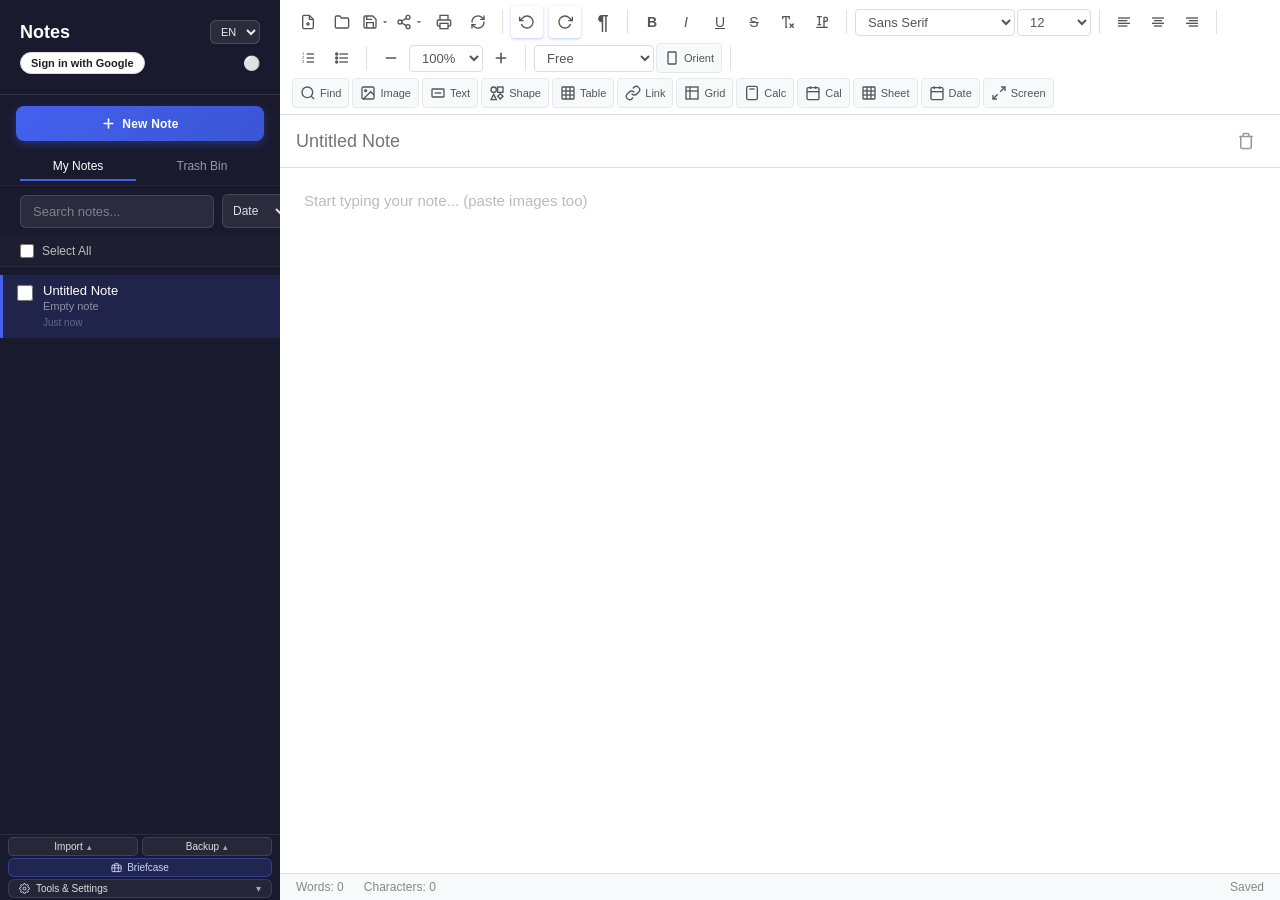
<file: index.html>
<!DOCTYPE html>
<html lang="en">
<head>
  <meta charset="UTF-8">
  <!-- Content Security Policy: script-src is strict (no 'unsafe-inline'/'unsafe-eval')
       so an injected <script> or event-handler cannot execute. style-src keeps
       'unsafe-inline' because the app sets inline style attributes (e.g. --note-color);
       inline styles cannot run script. connect/worker/img hosts cover Google Drive
       sync, translate, and the OCR/convert CDNs + their model files.
       Note: frame-ancestors is header-only and must be set server-side. -->
  <meta http-equiv="Content-Security-Policy" content="default-src 'self'; script-src 'self' https://accounts.google.com https://cdn.jsdelivr.net; style-src 'self' 'unsafe-inline'; img-src 'self' data: blob:; font-src 'self' data:; connect-src 'self' https://www.googleapis.com https://accounts.google.com https://translate.googleapis.com https://cdn.jsdelivr.net https://tessdata.projectnaptha.com https://*.bcebos.com; worker-src 'self' blob:; frame-src https://accounts.google.com; object-src 'none'; base-uri 'self'; form-action 'self' https://accounts.google.com">
  <meta name="viewport" content="width=device-width, initial-scale=1.0">
  <meta name="description" content="Browser-first note app with optional Google Drive sync. Notes stay local unless sync is enabled.">
  <meta name="theme-color" content="#1a1a2e">
  <!-- iOS PWA support -->
  <meta name="apple-mobile-web-app-capable" content="yes">
  <meta name="mobile-web-app-capable" content="yes">
  <meta name="apple-mobile-web-app-status-bar-style" content="black-translucent">
  <meta name="apple-mobile-web-app-title" content="Not">
  <link rel="apple-touch-icon" href="icon-192.png">
  <title>Not — Browser-First Text Editor</title>
  <link rel="manifest" href="manifest.webmanifest">
  <link rel="icon" type="image/svg+xml" href="icon.svg">
  <link rel="stylesheet" href="style.css?v=121">
  <meta http-equiv="Cache-Control" content="no-cache, no-store, must-revalidate">
  <meta http-equiv="Pragma" content="no-cache">
  <meta http-equiv="Expires" content="0">
  <!-- Google Identity Services (for Drive sync) -->
  <script src="https://accounts.google.com/gsi/client" async defer></script>
</head>
<body>
  <!-- Mobile sidebar toggle -->
  <button class="sidebar-toggle" id="sidebarToggle" aria-label="Toggle sidebar">
    <svg width="20" height="20" viewBox="0 0 24 24" fill="none" stroke="currentColor" stroke-width="2"><line x1="3" y1="6" x2="21" y2="6"/><line x1="3" y1="12" x2="21" y2="12"/><line x1="3" y1="18" x2="21" y2="18"/></svg>
  </button>

  <!-- Sidebar -->
  <aside class="sidebar" id="sidebar">
    <div class="sidebar-header">
      <div class="sidebar-header-top">
        <h2 data-i18n="notes">Notlar</h2>
        <select id="langSelect" class="lang-select" title="Language / Dil" aria-label="Language">
          <option value="tr">TR</option>
          <option value="en">EN</option>
        </select>
      </div>
      <div class="cloud-auth" id="cloudAuth">
        <button class="cloud-signin-btn" id="btnGoogleSignIn" data-i18n="signInGoogle">
          <svg width="14" height="14" viewBox="0 0 48 48" aria-hidden="true"><path fill="#FFC107" d="M43.6 20.5H42V20H24v8h11.3c-1.6 4.7-6 8-11.3 8-6.6 0-12-5.4-12-12s5.4-12 12-12c3.1 0 5.8 1.2 7.9 3l5.7-5.7C34.3 6 29.4 4 24 4 12.9 4 4 12.9 4 24s8.9 20 20 20 20-8.9 20-20c0-1.3-.1-2.4-.4-3.5z"/><path fill="#FF3D00" d="M6.3 14.7l6.6 4.8C14.6 16 19 13 24 13c3.1 0 5.8 1.2 7.9 3l5.7-5.7C34.3 6 29.4 4 24 4 16.1 4 9.3 8.4 6.3 14.7z"/><path fill="#4CAF50" d="M24 44c5.2 0 10-2 13.6-5.3l-6.3-5.2c-2 1.4-4.5 2.5-7.3 2.5-5.2 0-9.7-3.3-11.3-8l-6.5 5C9.2 39.5 16 44 24 44z"/><path fill="#1976D2" d="M43.6 20.5H42V20H24v8h11.3c-.8 2.3-2.2 4.3-4 5.7l6.3 5.2c-.4.4 6.4-4.7 6.4-14.4 0-1.3-.1-2.4-.4-3.5z"/></svg>
          Google ile Bağla
        </button>
        <div class="cloud-user" id="cloudUser" hidden>
          <img class="cloud-avatar" id="cloudAvatar" alt="" referrerpolicy="no-referrer">
          <span class="cloud-email" id="cloudEmail"></span>
          <button class="cloud-switch-btn" id="btnSwitchAccount" data-i18n-title="switchAccount" title="Hesap değiştir">
            <svg width="13" height="13" viewBox="0 0 24 24" fill="none" stroke="currentColor" stroke-width="2" stroke-linecap="round" stroke-linejoin="round"><polyline points="17 1 21 5 17 9"/><path d="M3 11V9a4 4 0 0 1 4-4h14"/><polyline points="7 23 3 19 7 15"/><path d="M21 13v2a4 4 0 0 1-4 4H3"/></svg>
          </button>
          <button class="cloud-signout-btn" id="btnSignOut" data-i18n-title="signOut" title="Çıkış" aria-label="Sign out">
            <svg width="13" height="13" viewBox="0 0 24 24" fill="none" stroke="currentColor" stroke-width="2" stroke-linecap="round" stroke-linejoin="round"><path d="M9 21H5a2 2 0 0 1-2-2V5a2 2 0 0 1 2-2h4"/><polyline points="16 17 21 12 16 7"/><line x1="21" y1="12" x2="9" y2="12"/></svg>
          </button>
        </div>
        <span class="cloud-status" id="cloudSyncStatus" title="">⚪</span>
        <span id="cloudSyncMsg" class="cloud-sync-msg" style="display:none"></span>
      </div>
    </div>
    <button class="btn-create" id="btnCreate">
      <svg width="18" height="18" viewBox="0 0 24 24" fill="none" stroke="currentColor" stroke-width="2.5" stroke-linecap="round" stroke-linejoin="round"><line x1="12" y1="5" x2="12" y2="19"/><line x1="5" y1="12" x2="19" y2="12"/></svg>
      <span data-i18n="newNote">Yeni Not</span>
    </button>
    <div class="sidebar-tabs">
      <button class="tab-btn active" id="tabNotes" data-i18n="myNotes">Notlarım</button>
      <button class="tab-btn" id="tabTrash" data-i18n="trashBin">Çöp Kutusu</button>
    </div>
    <div class="search-sort-row">
      <input type="text" id="searchInput" data-i18n-placeholder="searchNotes" placeholder="Notlarda ara...">
      <select id="sortSelect" title="Sırala">
        <option value="date" data-i18n="sortByDate">Tarih</option>
        <option value="name" data-i18n="sortByName">İsim</option>
      </select>
    </div>
    <div class="select-all-row" id="selectAllRow">
      <label class="select-all-label">
        <input type="checkbox" id="selectAllCheckbox">
        <span data-i18n="selectAll">Tümünü Seç</span>
      </label>
      <span class="selection-count" id="selectionCount"></span>
    </div>
    <div class="trash-actions-row" id="trashActionsRow" style="display:none">
      <button id="btnEmptyTrash" class="trash-btn-danger" data-i18n="emptyTrash">Çöpü Boşalt</button>
    </div>
    <div class="note-list" id="noteList"></div>
    <div class="sidebar-footer-row">
      <div class="dropup-wrap">
        <button id="btnImportToggle" data-i18n="import">İçe Aktar</button>
        <div class="dropup-menu" id="importMenu">
          <button data-import-type="any" data-i18n="importAll">Tüm Dosyalar</button>
          <button data-import-type="txt" data-i18n="importTxt">TXT / Markdown</button>
          <button data-import-type="word" data-i18n="importWord">Word (.docx)</button>
          <button data-import-type="excel" data-i18n="importExcel">Excel / CSV</button>
          <button data-import-type="pdf" data-i18n="importPdf">PDF</button>
          <button data-import-type="image" data-i18n="importImage">Resim (OCR)</button>
        </div>
      </div>
      <div class="dropup-wrap">
        <button id="btnBackupToggle" data-i18n="backup">Yedek</button>
        <div class="dropup-menu" id="backupMenu">
          <button id="btnExportAll" data-i18n="exportJson">JSON Dışa Aktar</button>
          <button id="btnImportAll" data-i18n="importJson">JSON İçe Aktar</button>
          <button id="btnEmailJson" data-i18n="emailJsonBtn">JSON E-postala</button>
          <button id="btnExportSql" data-i18n="exportSql">SQL Dışa Aktar</button>
          <button id="btnImportSql" data-i18n="importSql">SQL İçe Aktar</button>
        </div>
      </div>
      <input type="file" id="backupInput" accept=".json" style="display:none">
      <input type="file" id="sqlInput" accept=".sql" style="display:none">
    </div>
    <div class="sidebar-footer-row" style="border-top:none;padding-top:0">
      <button class="install-btn briefcase-btn" id="btnBriefcase" data-i18n-title="briefcaseTip" title="Evrak Çantası">
        <svg width="14" height="14" viewBox="0 0 24 24" fill="none" stroke="currentColor" stroke-width="2" stroke-linecap="round" stroke-linejoin="round"><rect x="2" y="7" width="20" height="14" rx="2"/><path d="M16 21V5a2 2 0 0 0-2-2h-4a2 2 0 0 0-2 2v16"/><line x1="2" y1="13" x2="22" y2="13"/></svg>
        <span data-i18n="briefcase">Evrak Çantası</span>
      </button>
    </div>
    <div class="sidebar-footer-row" style="border-top:none;padding-top:0">
      <button class="accordion-toggle" id="btnToolsToggle">
        <svg width="12" height="12" viewBox="0 0 24 24" fill="none" stroke="currentColor" stroke-width="2"><circle cx="12" cy="12" r="3"/><path d="M19.4 15a1.65 1.65 0 0 0 .33 1.82l.06.06a2 2 0 1 1-2.83 2.83l-.06-.06a1.65 1.65 0 0 0-1.82-.33 1.65 1.65 0 0 0-1 1.51V21a2 2 0 0 1-4 0v-.09A1.65 1.65 0 0 0 9 19.4a1.65 1.65 0 0 0-1.82.33l-.06.06a2 2 0 1 1-2.83-2.83l.06-.06a1.65 1.65 0 0 0 .33-1.82 1.65 1.65 0 0 0-1.51-1H3a2 2 0 0 1 0-4h.09A1.65 1.65 0 0 0 4.6 9a1.65 1.65 0 0 0-.33-1.82l-.06-.06a2 2 0 1 1 2.83-2.83l.06.06a1.65 1.65 0 0 0 1.82.33H9a1.65 1.65 0 0 0 1-1.51V3a2 2 0 0 1 4 0v.09a1.65 1.65 0 0 0 1 1.51 1.65 1.65 0 0 0 1.82-.33l.06-.06a2 2 0 1 1 2.83 2.83l-.06.06a1.65 1.65 0 0 0-.33 1.82V9a1.65 1.65 0 0 0 1.51 1H21a2 2 0 0 1 0 4h-.09a1.65 1.65 0 0 0-1.51 1z"/></svg>
        <span data-i18n="toolsSettings">Araçlar & Ayarlar</span>
        <span class="accordion-arrow">▾</span>
      </button>
    </div>
    <div class="accordion-content" id="toolsContent" style="display:none">
      <div class="sidebar-footer-row">
        <select id="ocrEngine" title="OCR" style="width: 100%">
          <option value="paddle" data-i18n="ocrPaddle">PaddleOCR (hızlı)</option>
          <option value="tesseract" data-i18n="ocrTesseract">Tesseract (TR)</option>
        </select>
      </div>
      <div class="sidebar-footer-row" style="border-top:none;padding-top:0">
        <a id="btnAndroidApk" class="install-btn android-btn" href="./install.html" title="Android uygulaması" data-i18n-title="androidAppTip">
          <svg width="14" height="14" viewBox="0 0 24 24" fill="none" stroke="currentColor" stroke-width="2.2" stroke-linecap="round" stroke-linejoin="round"><rect x="6" y="2" width="12" height="20" rx="2"/><line x1="12" y1="18" x2="12" y2="18.01"/></svg>
          <span data-i18n="androidApp">Android İndir</span>
        </a>
      </div>
      <div class="sidebar-footer-row" style="border-top:none;padding-top:0">
        <a id="btnChromeExtension" class="install-btn chrome-btn" href="./notepad-web-clipper.zip" download title="ZIP'i indirip çıkarın; Chrome Extensions sayfasında Load unpacked ile manifest.json klasörünü seçin." data-i18n-title="chromeExtensionTip">
          <svg width="14" height="14" viewBox="0 0 24 24" fill="none" stroke="currentColor" stroke-width="2.2" stroke-linecap="round" stroke-linejoin="round"><path d="M21 15v4a2 2 0 0 1-2 2H5a2 2 0 0 1-2-2v-4"/><path d="M7 10l5 5 5-5"/><path d="M12 15V3"/></svg>
          <span data-i18n="chromeExtension">Chrome Eklentisi</span>
        </a>
      </div>
      <div class="sidebar-about" style="border-top:none;padding-top:0">
        <button class="about-toggle" id="btnAbout" data-i18n="about">Hakkında</button>
        <div class="about-panel" id="aboutPanel" hidden>
          <p class="about-author">© <span data-i18n="rights">Tüm hakları saklıdır</span> · Dr. Yusuf Hoşoğlu</p>
          <p class="about-links-title" data-i18n="otherTools">Diğer araçlar:</p>
          <ul class="about-links">
            <li><a href="https://ustat.drtr.uk/" target="_blank" rel="noopener">Biostatistics · uStat</a></li>
            <li><a href="https://flow.drtr.uk/" target="_blank" rel="noopener">Academic Flow Designer</a></li>
            <li><a href="https://neodw.drtr.uk/" target="_blank" rel="noopener">DICOM Viewer · NeoDW</a></li>
            <li><a href="https://drtr.uk" target="_blank" rel="noopener" class="about-hub" data-i18n="moreTools">Daha fazla araç → drtr.uk</a></li>
          </ul>
        </div>
      </div>
    </div>
  </aside>

  <!-- Main Editor -->
  <main class="editor-area" id="editorArea">
    <!-- Toolbar -->
    <div class="toolbar" id="toolbar">
      <div class="toolbar-group">
        <button title="Yeni Not (Ctrl+Alt+N)" data-i18n-title="newNoteTip" data-action="new">
          <svg width="16" height="16" viewBox="0 0 24 24" fill="none" stroke="currentColor" stroke-width="2"><path d="M14 2H6a2 2 0 0 0-2 2v16a2 2 0 0 0 2 2h12a2 2 0 0 0 2-2V8z"/><polyline points="14 2 14 8 20 8"/><line x1="12" y1="18" x2="12" y2="12"/><line x1="9" y1="15" x2="15" y2="15"/></svg>
        </button>
        <button title="Aç (Ctrl+O)" data-i18n-title="openTip" data-action="open">
          <svg width="16" height="16" viewBox="0 0 24 24" fill="none" stroke="currentColor" stroke-width="2"><path d="M22 19a2 2 0 0 1-2 2H4a2 2 0 0 1-2-2V5a2 2 0 0 1 2-2h5l2 3h9a2 2 0 0 1 2 2z"/></svg>
        </button>
        <div class="save-dropdown-wrap">
          <button title="Kaydet (Ctrl+S)" data-i18n-title="saveTip" data-action="toggleSaveMenu">
            <svg width="16" height="16" viewBox="0 0 24 24" fill="none" stroke="currentColor" stroke-width="2"><path d="M19 21H5a2 2 0 0 1-2-2V5a2 2 0 0 1 2-2h11l5 5v11a2 2 0 0 1-2 2z"/><polyline points="17 21 17 13 7 13 7 21"/><polyline points="7 3 7 8 15 8"/></svg>
            <svg width="10" height="10" viewBox="0 0 24 24" fill="currentColor" style="margin-left:2px"><path d="M7 10l5 5 5-5z"/></svg>
          </button>
          <div class="save-dropdown" id="saveDropdown">
            <button data-action="saveTxt" data-i18n="saveTxt">.txt olarak kaydet</button>
            <button data-action="saveMd" data-i18n="saveMd">Markdown (.md) olarak kaydet</button>
            <button data-action="savePdf" data-i18n="savePdf">PDF olarak kaydet</button>
            <button data-action="saveWord" data-i18n="saveWord">Word olarak kaydet</button>
          </div>
        </div>
        <div class="save-dropdown-wrap">
          <button title="Paylaş" data-i18n-title="share" data-action="toggleShareMenu">
            <svg width="16" height="16" viewBox="0 0 24 24" fill="none" stroke="currentColor" stroke-width="2"><circle cx="18" cy="5" r="3"/><circle cx="6" cy="12" r="3"/><circle cx="18" cy="19" r="3"/><line x1="8.59" y1="13.51" x2="15.42" y2="17.49"/><line x1="15.41" y1="6.51" x2="8.59" y2="10.49"/></svg>
            <svg width="10" height="10" viewBox="0 0 24 24" fill="currentColor" style="margin-left:2px"><path d="M7 10l5 5 5-5z"/></svg>
          </button>
          <div class="save-dropdown" id="shareDropdown">
            <button data-action="shareDevice" data-i18n="shareDevice">Cihazdan Paylaş (dosya)</button>
            <button data-action="shareWhatsApp" data-i18n="shareWA">WhatsApp (metin)</button>
            <button data-action="shareEmail" data-i18n="shareEmail">E-posta (metin)</button>
            <button data-action="shareEmailPdf" data-i18n="shareEmailPdf">E-posta + PDF indir</button>
            <button data-action="shareWhatsAppPdf" data-i18n="shareWAPdf">WhatsApp + PDF indir</button>
          </div>
        </div>
        <button title="Yazdır (Ctrl+P)" data-i18n-title="printTip" data-action="print">
          <svg width="16" height="16" viewBox="0 0 24 24" fill="none" stroke="currentColor" stroke-width="2"><polyline points="6 9 6 2 18 2 18 9"/><path d="M6 18H4a2 2 0 0 1-2-2v-5a2 2 0 0 1 2-2h16a2 2 0 0 1 2 2v5a2 2 0 0 1-2 2h-2"/><rect x="6" y="14" width="12" height="8"/></svg>
        </button>
        <button id="btnRefreshApp" title="Cache temizle ve güncelle" data-i18n-title="refreshTip">
          <svg width="16" height="16" viewBox="0 0 24 24" fill="none" stroke="currentColor" stroke-width="2" stroke-linecap="round" stroke-linejoin="round"><path d="M3 12a9 9 0 0 1 15.5-6.36L21 8"/><path d="M21 3v5h-5"/><path d="M21 12a9 9 0 0 1-15.5 6.36L3 16"/><path d="M3 21v-5h5"/></svg>
        </button>
      </div>
      <div class="toolbar-divider"></div>
      <div class="toolbar-group undo-redo-group">
        <button class="undo-btn" title="Undo (Ctrl+Z)" data-action="undo">
          <svg width="16" height="16" viewBox="0 0 24 24" fill="none" stroke="currentColor" stroke-width="2"><polyline points="1 4 1 10 7 10"/><path d="M3.51 15a9 9 0 1 0 2.13-9.36L1 10"/></svg>
        </button>
        <button class="redo-btn" title="Redo (Ctrl+Y)" data-action="redo">
          <svg width="16" height="16" viewBox="0 0 24 24" fill="none" stroke="currentColor" stroke-width="2"><polyline points="23 4 23 10 17 10"/><path d="M20.49 15a9 9 0 1 1-2.13-9.36L23 10"/></svg>
        </button>
        <button class="format-marks-btn" title="Biçimlendirme İşaretleri" data-i18n-title="formatMarks" data-action="toggleFormatMarks" aria-pressed="false">
          ¶
        </button>
      </div>
      <div class="toolbar-divider"></div>
      <div class="toolbar-group">
        <button title="Bold (Ctrl+B)" data-action="bold"><b>B</b></button>
        <button title="Italic (Ctrl+I)" data-action="italic"><i>I</i></button>
        <button title="Underline (Ctrl+U)" data-action="underline"><u>U</u></button>
        <button title="Strikethrough" data-action="strikeThrough"><s>S</s></button>
        <button title="Biçimi Temizle" data-i18n-title="clearFormat" data-action="clearFormat">
          <svg width="16" height="16" viewBox="0 0 24 24" fill="none" stroke="currentColor" stroke-width="2" stroke-linecap="round" stroke-linejoin="round"><path d="M4 7V4h10v3"/><path d="M9 20h1"/><path d="M9 4v16"/><path d="m15 15 5 5"/><path d="m20 15-5 5"/></svg>
        </button>
        <button id="btnCopyFormat" title="Biçimi Kopyala" data-i18n-title="copyFormat" data-action="copyFormat" aria-pressed="false">
          <svg width="16" height="16" viewBox="0 0 24 24" fill="none" stroke="currentColor" stroke-width="2" stroke-linecap="round" stroke-linejoin="round"><path d="M4 20h16"/><path d="M6 16h4"/><path d="M8 16V4"/><path d="M5 4h6"/><path d="M15 5h3a2 2 0 0 1 2 2v2a2 2 0 0 1-2 2h-3z"/><path d="M15 11v9"/></svg>
        </button>
      </div>
      <div class="toolbar-divider"></div>
      <div class="toolbar-group">
        <select id="fontFamily" title="Font Family">
          <option value="sans-serif">Sans Serif</option>
          <option value="serif">Serif</option>
          <option value="monospace">Monospace</option>
          <option value="Arial">Arial</option>
          <option value="Georgia">Georgia</option>
          <option value="Times New Roman">Times New Roman</option>
          <option value="Courier New">Courier New</option>
          <option value="Verdana">Verdana</option>
        </select>
        <select id="fontSize" title="Font Size">
          <option value="1">8</option>
          <option value="2">10</option>
          <option value="3" selected>12</option>
          <option value="4">14</option>
          <option value="5">18</option>
          <option value="6">24</option>
          <option value="7">36</option>
        </select>
      </div>
      <div class="toolbar-divider"></div>
      <div class="toolbar-group">
        <button title="Align Left" data-action="justifyLeft">
          <svg width="16" height="16" viewBox="0 0 24 24" fill="none" stroke="currentColor" stroke-width="2"><line x1="17" y1="10" x2="3" y2="10"/><line x1="21" y1="6" x2="3" y2="6"/><line x1="21" y1="14" x2="3" y2="14"/><line x1="17" y1="18" x2="3" y2="18"/></svg>
        </button>
        <button title="Align Center" data-action="justifyCenter">
          <svg width="16" height="16" viewBox="0 0 24 24" fill="none" stroke="currentColor" stroke-width="2"><line x1="18" y1="10" x2="6" y2="10"/><line x1="21" y1="6" x2="3" y2="6"/><line x1="21" y1="14" x2="3" y2="14"/><line x1="18" y1="18" x2="6" y2="18"/></svg>
        </button>
        <button title="Align Right" data-action="justifyRight">
          <svg width="16" height="16" viewBox="0 0 24 24" fill="none" stroke="currentColor" stroke-width="2"><line x1="21" y1="10" x2="7" y2="10"/><line x1="21" y1="6" x2="3" y2="6"/><line x1="21" y1="14" x2="3" y2="14"/><line x1="21" y1="18" x2="7" y2="18"/></svg>
        </button>
      </div>
      <div class="toolbar-divider"></div>
      <div class="toolbar-group">
        <button title="Ordered List" data-action="insertOrderedList">
          <svg width="16" height="16" viewBox="0 0 24 24" fill="none" stroke="currentColor" stroke-width="2"><line x1="10" y1="6" x2="21" y2="6"/><line x1="10" y1="12" x2="21" y2="12"/><line x1="10" y1="18" x2="21" y2="18"/><text x="3" y="7" font-size="6" fill="currentColor" stroke="none">1</text><text x="3" y="13" font-size="6" fill="currentColor" stroke="none">2</text><text x="3" y="19" font-size="6" fill="currentColor" stroke="none">3</text></svg>
        </button>
        <button title="Unordered List" data-action="insertUnorderedList">
          <svg width="16" height="16" viewBox="0 0 24 24" fill="none" stroke="currentColor" stroke-width="2"><line x1="8" y1="6" x2="21" y2="6"/><line x1="8" y1="12" x2="21" y2="12"/><line x1="8" y1="18" x2="21" y2="18"/><circle cx="4" cy="6" r="1.5" fill="currentColor"/><circle cx="4" cy="12" r="1.5" fill="currentColor"/><circle cx="4" cy="18" r="1.5" fill="currentColor"/></svg>
        </button>
      </div>
      <div class="toolbar-divider"></div>
      <div class="toolbar-group">
        <button title="Uzaklaştır" data-i18n-title="zoomOut" data-action="zoomOut">
          <svg width="16" height="16" viewBox="0 0 24 24" fill="none" stroke="currentColor" stroke-width="2.4" stroke-linecap="round"><line x1="5" y1="12" x2="19" y2="12"/></svg>
        </button>
        <select id="zoomSelect" class="zoom-select" title="Zoom" data-i18n-title="zoom">
          <option value="0.5">50%</option>
          <option value="0.75">75%</option>
          <option value="0.9">90%</option>
          <option value="1" selected>100%</option>
          <option value="1.1">110%</option>
          <option value="1.25">125%</option>
          <option value="1.5">150%</option>
          <option value="1.75">175%</option>
          <option value="2">200%</option>
        </select>
        <button title="Yakınlaştır" data-i18n-title="zoomIn" data-action="zoomIn">
          <svg width="16" height="16" viewBox="0 0 24 24" fill="none" stroke="currentColor" stroke-width="2.4" stroke-linecap="round"><line x1="12" y1="5" x2="12" y2="19"/><line x1="5" y1="12" x2="19" y2="12"/></svg>
        </button>
      </div>
      <div class="toolbar-divider"></div>
      <div class="toolbar-group">
        <select id="pageSize" title="Sayfa Boyutu" data-i18n-title="pageSize">
          <option value="free" data-i18n="pageFree">Serbest</option>
          <option value="a4">A4</option>
          <option value="a5">A5</option>
          <option value="a3">A3</option>
          <option value="letter">Letter</option>
          <option value="legal">Legal</option>
        </select>
        <button id="btnOrientation" class="toolbar-labeled" title="Sayfa Yönü" data-i18n-title="orientation" data-action="toggleOrientation">
          <svg width="16" height="16" viewBox="0 0 24 24" fill="none" stroke="currentColor" stroke-width="2"><rect x="6" y="3" width="12" height="18" rx="1"/></svg>
          <span data-i18n="orientationShort">Yön</span>
        </button>
      </div>
      <div class="toolbar-divider"></div>
      <div class="toolbar-group toolbar-tools">
        <button class="toolbar-labeled" title="Bul ve Değiştir (Ctrl+H)" data-i18n-title="findReplaceTip" data-action="findReplace">
          <svg width="16" height="16" viewBox="0 0 24 24" fill="none" stroke="currentColor" stroke-width="2"><circle cx="11" cy="11" r="8"/><line x1="21" y1="21" x2="16.65" y2="16.65"/></svg>
          <span data-i18n="findShort">Bul</span>
        </button>
        <button class="toolbar-labeled" title="Resim Ekle" data-i18n-title="insertImage" data-action="insertImage">
          <svg width="16" height="16" viewBox="0 0 24 24" fill="none" stroke="currentColor" stroke-width="2"><rect x="3" y="3" width="18" height="18" rx="2"/><circle cx="8.5" cy="8.5" r="1.5"/><polyline points="21 15 16 10 5 21"/></svg>
          <span data-i18n="imageShort">Resim</span>
        </button>
        <button class="toolbar-labeled" title="Metin Kutusu Ekle" data-i18n-title="insertTextBox" data-action="insertTextBox">
          <svg width="16" height="16" viewBox="0 0 24 24" fill="none" stroke="currentColor" stroke-width="2"><rect x="3" y="6" width="18" height="12" rx="1"/><line x1="7" y1="12" x2="17" y2="12"/></svg>
          <span data-i18n="textBoxShort">Metin</span>
        </button>
        <button class="toolbar-labeled" title="Şekil/İkon Ekle" data-i18n-title="insertShape" data-action="insertShape">
          <svg width="16" height="16" viewBox="0 0 24 24" fill="none" stroke="currentColor" stroke-width="2"><circle cx="7" cy="7" r="4"/><rect x="13" y="3" width="8" height="8"/><polygon points="7 14 3 22 11 22"/><polygon points="17 13 21 17 17 21 13 17"/></svg>
          <span data-i18n="shapeShort">Şekil</span>
        </button>
        <button class="toolbar-labeled" title="Tablo Ekle" data-i18n-title="insertTable" data-action="insertTable">
          <svg width="16" height="16" viewBox="0 0 24 24" fill="none" stroke="currentColor" stroke-width="2"><rect x="3" y="3" width="18" height="18" rx="1"/><line x1="3" y1="9" x2="21" y2="9"/><line x1="3" y1="15" x2="21" y2="15"/><line x1="9" y1="3" x2="9" y2="21"/><line x1="15" y1="3" x2="15" y2="21"/></svg>
          <span data-i18n="tableShort">Tablo</span>
        </button>
        <button class="toolbar-labeled" title="Bağlantı Ekle" data-i18n-title="insertLink" data-action="insertLink">
          <svg width="16" height="16" viewBox="0 0 24 24" fill="none" stroke="currentColor" stroke-width="2"><path d="M10 13a5 5 0 0 0 7.54.54l3-3a5 5 0 0 0-7.07-7.07l-1.72 1.71"/><path d="M14 11a5 5 0 0 0-7.54-.54l-3 3a5 5 0 0 0 7.07 7.07l1.71-1.71"/></svg>
          <span data-i18n="linkShort">Link</span>
        </button>
        <button class="toolbar-labeled" title="Cetvel/Izgara" data-i18n-title="toggleRulers" data-action="toggleRulers">
          <svg width="16" height="16" viewBox="0 0 24 24" fill="none" stroke="currentColor" stroke-width="2"><rect x="3" y="3" width="18" height="18"/><line x1="3" y1="9" x2="21" y2="9"/><line x1="9" y1="3" x2="9" y2="21"/></svg>
          <span data-i18n="gridShort">Izgara</span>
        </button>
        <button class="toolbar-labeled" title="Hesap Makinesi" data-i18n-title="calculator" data-action="toggleCalc">
          <svg width="16" height="16" viewBox="0 0 24 24" fill="none" stroke="currentColor" stroke-width="2"><rect x="4" y="2" width="16" height="20" rx="2"/><line x1="8" y1="6" x2="16" y2="6"/><line x1="8" y1="11" x2="8.01" y2="11"/><line x1="12" y1="11" x2="12.01" y2="11"/><line x1="16" y1="11" x2="16.01" y2="11"/><line x1="8" y1="15" x2="8.01" y2="15"/><line x1="12" y1="15" x2="12.01" y2="15"/><line x1="16" y1="15" x2="16.01" y2="15"/></svg>
          <span data-i18n="calcShort">Hesap</span>
        </button>
        <button class="toolbar-labeled" title="Takvim" data-i18n-title="calendar" data-action="toggleCal">
          <svg width="16" height="16" viewBox="0 0 24 24" fill="none" stroke="currentColor" stroke-width="2"><rect x="3" y="4" width="18" height="18" rx="2" ry="2"/><line x1="16" y1="2" x2="16" y2="6"/><line x1="8" y1="2" x2="8" y2="6"/><line x1="3" y1="10" x2="21" y2="10"/></svg>
          <span data-i18n="calShort">Takvim</span>
        </button>
        <button class="toolbar-labeled" title="Mini Tablo (Formüllü)" data-i18n-title="insertSheet" data-action="insertSheet">
          <svg width="16" height="16" viewBox="0 0 24 24" fill="none" stroke="currentColor" stroke-width="2"><rect x="3" y="3" width="18" height="18" rx="1"/><line x1="3" y1="9" x2="21" y2="9"/><line x1="3" y1="15" x2="21" y2="15"/><line x1="9" y1="3" x2="9" y2="21"/><line x1="15" y1="3" x2="15" y2="21"/><text x="6" y="7" font-size="3" fill="currentColor" stroke="none">fx</text></svg>
          <span data-i18n="sheetShort">Sheet</span>
        </button>
        <button class="toolbar-labeled" title="Tarih/Saat Ekle" data-i18n-title="insertDateTime" data-action="insertDateTime">
          <svg width="16" height="16" viewBox="0 0 24 24" fill="none" stroke="currentColor" stroke-width="2"><rect x="3" y="4" width="18" height="18" rx="2" ry="2"/><line x1="16" y1="2" x2="16" y2="6"/><line x1="8" y1="2" x2="8" y2="6"/><line x1="3" y1="10" x2="21" y2="10"/></svg>
          <span data-i18n="dateShort">Tarih</span>
        </button>
        <button class="toolbar-labeled" title="Tam Ekran" data-i18n-title="fullscreen" data-action="fullscreen">
          <svg width="16" height="16" viewBox="0 0 24 24" fill="none" stroke="currentColor" stroke-width="2"><polyline points="15 3 21 3 21 9"/><polyline points="9 21 3 21 3 15"/><line x1="21" y1="3" x2="14" y2="10"/><line x1="3" y1="21" x2="10" y2="14"/></svg>
          <span data-i18n="screenShort">Ekran</span>
        </button>
      </div>
    </div>

    <!-- Trash Banner -->
    <div class="trash-banner" id="trashBanner" style="display:none">
      <svg width="16" height="16" viewBox="0 0 24 24" fill="none" stroke="currentColor" stroke-width="2" style="margin-right:8px;flex-shrink:0"><circle cx="12" cy="12" r="10"/><line x1="12" y1="8" x2="12" y2="12"/><line x1="12" y1="16" x2="12.01" y2="16"/></svg>
      <span data-i18n="trashBannerText" style="flex:1">Bu not Çöp Kutusu'nda bulunuyor.</span>
      <button id="btnRestoreNote" class="trash-banner-btn" data-i18n="restore">Kurtar</button>
      <button id="btnPurgeNote" class="trash-banner-btn danger" data-i18n="deletePermanently">Kalıcı Olarak Sil</button>
    </div>

    <!-- Note Title -->
    <div class="note-title-bar">
      <input type="text" id="noteTitle" placeholder="İsimsiz Not" data-i18n-placeholder="untitled" spellcheck="true">
      <button class="btn-delete" id="btnDelete" title="Notu sil" data-i18n-title="deleteNote">
        <svg width="18" height="18" viewBox="0 0 24 24" fill="none" stroke="currentColor" stroke-width="2"><polyline points="3 6 5 6 21 6"/><path d="M19 6v14a2 2 0 0 1-2 2H7a2 2 0 0 1-2-2V6m3 0V4a2 2 0 0 1 2-2h4a2 2 0 0 1 2 2v2"/></svg>
      </button>
    </div>

    <!-- Editor -->
    <div class="editor-wrapper">
      <div class="editor-zoom-surface" id="editorZoomSurface">
        <div id="editor" contenteditable="true" spellcheck="true"></div>
      </div>
    </div>

    <!-- Status Bar -->
    <div class="status-bar">
      <span id="wordCount">Kelime: 0</span>
      <span id="charCount">Karakter: 0</span>
      <span id="saveStatus" data-i18n="saved">Kaydedildi</span>
      <span id="offlineBadge" class="offline-badge" hidden>● Çevrimdışı</span>
    </div>
  </main>

  <!-- Note Context Menu -->
  <div class="context-menu" id="noteContextMenu" hidden>
    <button data-ctx="rename" data-i18n="rename">Adını Değiştir</button>
    <button data-ctx="duplicate" data-i18n="duplicate">Çoğalt</button>
    <button data-ctx="copyText" data-i18n="copyText">Notu Kopyala</button>
    <button data-ctx="color" data-i18n="noteColor">Renk</button>
    <button data-ctx="group" data-i18n="sendToGroup">Gruba Gönder</button>
    <button data-ctx="delete" class="ctx-danger" data-i18n="delete">Sil</button>
  </div>

  <!-- Color Palette Popup -->
  <div class="color-palette" id="colorPalette" hidden>
    <button data-color="" class="cp-clear" title="Sıfırla">∅</button>
    <button data-color="#ef4444" style="background:#ef4444"></button>
    <button data-color="#f97316" style="background:#f97316"></button>
    <button data-color="#eab308" style="background:#eab308"></button>
    <button data-color="#22c55e" style="background:#22c55e"></button>
    <button data-color="#06b6d4" style="background:#06b6d4"></button>
    <button data-color="#3b82f6" style="background:#3b82f6"></button>
    <button data-color="#8b5cf6" style="background:#8b5cf6"></button>
    <button data-color="#ec4899" style="background:#ec4899"></button>
    <button data-color="#64748b" style="background:#64748b"></button>
  </div>

  <!-- Group Picker Popup -->
  <div class="group-picker" id="groupPicker" hidden>
    <input type="text" id="groupPickerInput" placeholder="Grup adı veya seç...">
    <div class="gp-list" id="groupPickerList"></div>
    <div class="gp-actions">
      <button id="groupPickerClear">Gruptan Çıkar</button>
      <button id="groupPickerSet" class="gp-primary">Ayarla</button>
    </div>
  </div>

  <!-- Text Box Edit Popup -->
  <div class="textbox-popup" id="textBoxPopup" hidden>
    <div class="tbp-row">
      <label data-i18n="borderColor">Çerçeve</label>
      <input type="color" id="tbpBorderColor" value="#999999">
      <input type="number" id="tbpBorderWidth" min="0" max="20" value="1" title="px">
      <select id="tbpBorderStyle">
        <option value="solid">solid</option>
        <option value="dashed">dashed</option>
        <option value="dotted">dotted</option>
        <option value="double">double</option>
        <option value="none">none</option>
      </select>
    </div>
    <div class="tbp-row">
      <label data-i18n="bgColor">Arka plan</label>
      <input type="color" id="tbpBgColor" value="#ffffff">
      <button id="tbpBgClear" title="Şeffaf">∅</button>
      <label data-i18n="radius">Köşe</label>
      <input type="number" id="tbpRadius" min="0" max="60" value="4" title="px">
    </div>
    <div class="tbp-row">
      <button id="tbpDelete" class="tbp-danger" data-i18n="delete">Sil</button>
      <button id="tbpClose">✕</button>
    </div>
  </div>

  <!-- Editor Context Menu -->
  <div class="context-menu" id="editorContextMenu" hidden>
    <button data-ectx="cut" data-i18n="cut">Kes</button>
    <button data-ectx="copy" data-i18n="copy">Kopyala</button>
    <button data-ectx="translateSelection" class="ectx-text-only" data-i18n="translateText" hidden>Çevir</button>
    <button data-ectx="paste" data-i18n="paste">Yapıştır</button>
    <button data-ectx="pasteImage" data-i18n="pasteImage">Panodan Resim Yapıştır</button>
    <button data-ectx="uploadImage" data-i18n="uploadImage">Resim Yükle (Diskten)</button>
    <button data-ectx="copyImage" class="ectx-img-only" data-i18n="copyImage" hidden>Resmi Kopyala</button>
    <button data-ectx="saveImage" class="ectx-img-only" data-i18n="saveImage" hidden>Resmi Kaydet</button>
    <button data-ectx="imageZoomOut" class="ectx-img-only" data-i18n="imageZoomOut" hidden>Resim -</button>
    <button data-ectx="imageZoomIn" class="ectx-img-only" data-i18n="imageZoomIn" hidden>Resim +</button>
    <button data-ectx="grabText" class="ectx-img-only" data-i18n="grabText" hidden>Grab Text</button>
    <button data-ectx="deleteImage" class="ctx-danger ectx-img-only" data-i18n="delete" hidden>Sil</button>
    <button data-ectx="bgToggleMode" class="ectx-bg-only" data-i18n="bgImageCover" hidden>Kapla / Sığdır</button>
    <button data-ectx="bgClear" class="ctx-danger ectx-bg-only" data-i18n="bgImageClear" hidden>Arka Planı Kaldır</button>
    <button data-ectx="tableAddRowAbove" class="ectx-table-only" hidden>Üste Satır Ekle</button>
    <button data-ectx="tableAddRowBelow" class="ectx-table-only" hidden>Alta Satır Ekle</button>
    <button data-ectx="tableAddColLeft" class="ectx-table-only" hidden>Sola Sütun Ekle</button>
    <button data-ectx="tableAddColRight" class="ectx-table-only" hidden>Sağa Sütun Ekle</button>
    <button data-ectx="tableDeleteRow" class="ctx-danger ectx-table-only" hidden>Satırı Sil</button>
    <button data-ectx="tableDeleteCol" class="ctx-danger ectx-table-only" hidden>Sütunu Sil</button>
    <button data-ectx="tableDelete" class="ctx-danger ectx-table-only" hidden>Tabloyu Sil</button>
  </div>

  <div class="translate-popup" id="translatePopup" hidden>
    <div class="translate-popup-head">
      <span id="translatePreview"></span>
      <span id="translateBadge"></span>
      <button id="translateCopy" type="button" data-i18n="copy">Kopyala</button>
      <button id="translateClose" type="button">✕</button>
    </div>
    <div id="translateResult"></div>
    <div id="translateLangSelect">
      <span data-i18n="selectLanguage">Dil seç:</span>
      <button type="button" data-translate-pair="en-tr">EN → TR</button>
      <button type="button" data-translate-pair="tr-en">TR → EN</button>
    </div>
  </div>

  <!-- Web clip target picker -->
  <div class="dialog-overlay" id="clipTargetDialog" hidden style="display:none">
    <div class="dialog clip-target-dialog">
      <div class="dialog-header">
        <h3 data-i18n="clipTargetTitle">Web clip nereye eklensin?</h3>
        <button class="dialog-close" id="clipTargetClose">&times;</button>
      </div>
      <div class="dialog-body clip-target-body">
        <div class="clip-target-preview" id="clipTargetPreview"></div>
        <input type="search" id="clipTargetSearch" placeholder="Not ara..." data-i18n-placeholder="searchNotes">
        <div class="clip-target-list" id="clipTargetList"></div>
      </div>
      <div class="dialog-footer">
        <button id="clipTargetNew" data-i18n="clipNewNote">Yeni not oluştur</button>
        <button id="clipTargetCancel" data-i18n="cancel">İptal</button>
      </div>
    </div>
  </div>

  <!-- Image Edit Panel (always visible) -->
  <aside class="image-panel" id="imagePanel">
    <div class="image-panel-header">
      <h3 data-i18n="imageTools">Resim Araçları</h3>
      <button id="ipClose" class="ip-close" title="Kapat" data-i18n-title="close">✕</button>
    </div>
    <div class="image-panel-empty" id="imagePanelEmpty" hidden>
      <svg width="48" height="48" viewBox="0 0 24 24" fill="none" stroke="currentColor" stroke-width="1.5"><rect x="3" y="3" width="18" height="18" rx="2"/><circle cx="8.5" cy="8.5" r="1.5"/><polyline points="21 15 16 10 5 21"/></svg>
      <p data-i18n="selectImageHint">Düzenlemek için bir resme tıklayın</p>
    </div>
    <div class="image-panel-body" id="imagePanelBody" hidden>
      <div class="ip-info" id="ipInfo"></div>

      <div class="ip-group">
        <div class="ip-group-title" data-i18n="size">Boyut</div>
        <div class="ip-size-row">
          <label>G<input type="number" id="ipWidth" min="10" step="1"></label>
          <label>Y<input type="number" id="ipHeight" min="10" step="1"></label>
          <button id="ipLockAspect" class="ip-lock" title="Oranı kilitle" data-i18n-title="lockAspect" aria-pressed="true">🔒</button>
        </div>
      </div>

      <div class="ip-group">
        <div class="ip-group-title" data-i18n="crop">Kırp</div>
        <div class="ip-btn-row">
          <button id="ipCropToggle" class="ip-toggle"><span data-i18n="cropMode">✂ Kırp Modu</span></button>
          <button id="ipCropApply" hidden data-i18n="apply">✓ Uygula</button>
          <button id="ipCropCancel" hidden data-i18n="cancel">✕ İptal</button>
        </div>
      </div>

      <div class="ip-group">
        <div class="ip-group-title" data-i18n="wrapText">Metin Kaydırma</div>
        <div class="ip-btn-row">
          <button data-wrap="inline" title="Inline" data-i18n-title="wrapInline">▭</button>
          <button data-wrap="square" title="Kare" data-i18n-title="wrapSquare">⬛</button>
          <button data-wrap="tight" title="Sıkı" data-i18n-title="wrapTight">◧</button>
          <button data-wrap="topbottom" title="Üst/Alt" data-i18n-title="wrapTopBottom">═</button>
          <button data-wrap="behind" title="Arka" data-i18n-title="wrapBehind">⬜</button>
          <button data-wrap="front" title="Ön" data-i18n-title="wrapFront">▦</button>
        </div>
      </div>

      <div class="ip-group">
        <div class="ip-group-title" data-i18n="position">Konum</div>
        <div class="ip-btn-row">
          <button data-align="left" title="Sola" data-i18n-title="alignLeft">⟸</button>
          <button data-align="center" title="Ortala" data-i18n-title="alignCenter">⟺</button>
          <button data-align="right" title="Sağa" data-i18n-title="alignRight">⟹</button>
        </div>
      </div>

      <div class="ip-group">
        <div class="ip-group-title" data-i18n="transform">Dönüşüm</div>
        <div class="ip-btn-row">
          <button data-xform-btn="rotCCW" title="Sola 90°" data-i18n-title="rotateCCW">↺ 90°</button>
          <button data-xform-btn="rotCW" title="Sağa 90°" data-i18n-title="rotateCW">↻ 90°</button>
          <button data-xform-btn="flipH" title="Yatay çevir" data-i18n-title="flipH">⇋</button>
          <button data-xform-btn="flipV" title="Dikey çevir" data-i18n-title="flipV">⇵</button>
        </div>
        <label><span data-i18n="rotate">Döndür</span> <span data-val="rotate">0°</span></label>
        <input type="range" data-xform="rotate" min="-180" max="180" step="1" value="0">
      </div>

      <div class="ip-group">
        <div class="ip-group-title" data-i18n="adjustments">Düzeltmeler</div>
        <label><span data-i18n="brightness">Parlaklık</span> <span data-val="brightness">1.00</span></label>
        <input type="range" data-filter="brightness" min="0" max="3" step="0.01" value="1">
        <label><span data-i18n="contrast">Kontrast</span> <span data-val="contrast">1.00</span></label>
        <input type="range" data-filter="contrast" min="0" max="3" step="0.01" value="1">
        <label><span data-i18n="saturate">Doygunluk</span> <span data-val="saturate">1.00</span></label>
        <input type="range" data-filter="saturate" min="0" max="3" step="0.01" value="1">
        <label><span data-i18n="hue">Ton</span> <span data-val="hue-rotate">0°</span></label>
        <input type="range" data-filter="hue-rotate" min="0" max="360" step="1" value="0">
        <label><span data-i18n="blur">Bulanıklık</span> <span data-val="blur">0px</span></label>
        <input type="range" data-filter="blur" min="0" max="20" step="0.1" value="0">
      </div>

      <div class="ip-group">
        <div class="ip-group-title" data-i18n="artisticFx">Sanatsal Efektler</div>
        <label><span data-i18n="grayscale">Gri Ton</span> <span data-val="grayscale">0.00</span></label>
        <input type="range" data-filter="grayscale" min="0" max="1" step="0.01" value="0">
        <label><span data-i18n="sepia">Sepya</span> <span data-val="sepia">0.00</span></label>
        <input type="range" data-filter="sepia" min="0" max="1" step="0.01" value="0">
        <label><span data-i18n="invert">İnvert</span> <span data-val="invert">0.00</span></label>
        <input type="range" data-filter="invert" min="0" max="1" step="0.01" value="0">
      </div>

      <div class="ip-group">
        <div class="ip-group-title">OCR</div>
        <div class="ip-btn-row">
          <button id="ipOcr" class="ip-toggle" data-i18n="ocrButton">🔍 Resimden Metin Çıkar</button>
          <button id="ipGrabText" class="ip-toggle" title="Grab Text" data-i18n-title="grabTextTip" data-i18n="grabText">Grab Text</button>
        </div>
      </div>

      <div class="ip-group">
        <div class="ip-group-title" data-i18n="bgImageSet">Arka Plan</div>
        <div class="ip-btn-row">
          <button id="ipSetBg" data-i18n="bgImageSet">Arka Plan Yap</button>
        </div>
      </div>

      <div class="ip-group">
        <div class="ip-btn-row">
          <button id="ipCopy" data-i18n="copyImage">Resmi Kopyala</button>
          <button id="ipSave" data-i18n="saveImage">Resmi Kaydet</button>
        </div>
      </div>

      <div class="ip-group">
        <div class="ip-btn-row">
          <button id="ipReplace" data-i18n="replace">Değiştir</button>
          <button id="ipResetAll" data-i18n="reset">Sıfırla</button>
          <button id="ipDelete" class="ip-danger" data-i18n="delete">Sil</button>
        </div>
      </div>
    </div>
  </aside>

  <!-- Hidden file input for image replace -->
  <input type="file" id="imageReplaceInput" accept="image/*" style="display:none">

  <!-- iOS Add-to-Home-Screen Instructions -->
  <div class="dialog-overlay" id="iosInstallDialog" style="display:none">
    <div class="dialog">
      <div class="dialog-header">
        <h3 data-i18n="installApp">Uygulama Olarak Yükle</h3>
        <button class="dialog-close" id="iosInstallClose">&times;</button>
      </div>
      <div class="dialog-body ios-install-body">
        <p data-i18n="iosStep1">1. Tarayıcıda aşağıdaki <b>Paylaş</b> simgesine dokunun</p>
        <div class="ios-share-icon" aria-hidden="true">
          <svg width="22" height="22" viewBox="0 0 24 24" fill="none" stroke="currentColor" stroke-width="2" stroke-linecap="round" stroke-linejoin="round"><path d="M4 12v7a2 2 0 0 0 2 2h12a2 2 0 0 0 2-2v-7"/><polyline points="16 6 12 2 8 6"/><line x1="12" y1="2" x2="12" y2="15"/></svg>
        </div>
        <p data-i18n="iosStep2">2. Açılan menüden <b>"Ana Ekrana Ekle"</b> seçeneğine dokunun</p>
        <p data-i18n="iosStep3">3. Sağ üstten <b>Ekle</b> deyin — uygulama ana ekranınızda yer alır</p>
      </div>
      <div class="dialog-footer">
        <button id="iosInstallOk" data-i18n="gotIt">Tamam</button>
      </div>
    </div>
  </div>

  <!-- OCR Result Popup -->
  <div class="ocr-popup" id="ocrPopup" hidden>
    <div class="ocr-popup-header">
      <span id="ocrPopupTitle" data-i18n="ocrResult">OCR Sonucu</span>
      <button id="ocrPopupClose" title="Kapat" data-i18n-title="close">✕</button>
    </div>
    <div class="ocr-popup-status" id="ocrPopupStatus"></div>
    <textarea id="ocrPopupText" placeholder="OCR sonucu burada görünecek..." data-i18n-placeholder="ocrPlaceholder" rows="10"></textarea>
    <div class="ocr-popup-actions">
      <button id="ocrInsertText" data-i18n="insertText">Metni Ekle</button>
      <button id="ocrCopyText" data-i18n="copy">Kopyala</button>
      <button id="ocrPopupClose2" data-i18n="close">Kapat</button>
    </div>
  </div>

  <!-- Shape & Icon Gallery -->
  <div class="dialog-overlay" id="shapeGalleryOverlay" hidden style="display:none">
    <div class="dialog shape-gallery">
      <div class="dialog-header">
        <h3 data-i18n="insertShape">Şekil &amp; İkon Ekle</h3>
        <button class="dialog-close" id="shapeGalleryClose">&times;</button>
      </div>
      <div class="shape-gallery-toolbar">
        <input type="search" id="shapeSearch" placeholder="Ara...">
        <label class="shape-color-picker">
          <span data-i18n="color">Renk</span>
          <input type="color" id="shapeColor" value="#222222">
        </label>
        <label class="shape-fill-toggle">
          <input type="checkbox" id="shapeFill"> <span data-i18n="fill">Dolu</span>
        </label>
      </div>
      <div class="shape-gallery-tabs" id="shapeGalleryTabs"></div>
      <div class="shape-gallery-grid" id="shapeGalleryGrid"></div>
    </div>
  </div>

  <!-- Calculator Panel -->
  <div class="calc-panel" id="calcPanel" hidden style="display:none">
    <div class="calc-header">
      <span data-i18n="calculator">Hesap Makinesi</span>
      <div class="calc-header-actions">
        <button class="calc-undo" id="calcUndoBtn" title="Geri al (Ctrl+Z)">↶</button>
        <button class="calc-redo" id="calcRedoBtn" title="İleri al (Ctrl+Y)">↷</button>
        <button class="calc-close" id="calcClose">&times;</button>
      </div>
    </div>
    <div class="calc-history" id="calcHistory"></div>
    <input class="calc-display" id="calcDisp" readonly value="0">
    <div class="calc-grid">
      <button class="calc-clear" data-calc="clear">C</button>
      <button data-calc="back">⌫</button>
      <button data-calc="(">(</button>
      <button data-calc=")">)</button>
      <button data-calc="sqrt">√</button>
      <button data-calc="7">7</button>
      <button data-calc="8">8</button>
      <button data-calc="9">9</button>
      <button data-calc="/">÷</button>
      <button data-calc="^">x^y</button>
      <button data-calc="4">4</button>
      <button data-calc="5">5</button>
      <button data-calc="6">6</button>
      <button data-calc="*">×</button>
      <button data-calc="%">%</button>
      <button data-calc="1">1</button>
      <button data-calc="2">2</button>
      <button data-calc="3">3</button>
      <button data-calc="-">−</button>
      <button data-calc="pi">π</button>
      <button data-calc="0">0</button>
      <button data-calc=".">.</button>
      <button data-calc="neg">±</button>
      <button data-calc="+">+</button>
      <button class="calc-eq" data-calc="eq">=</button>
    </div>
  </div>

  <!-- Mini Calendar Popup -->
  <div class="cal-panel" id="calPanel" hidden style="display:none">
    <div class="cal-header">
      <button class="cal-nav" id="calPrev" title="‹">&lsaquo;</button>
      <span class="cal-title" id="calTitle"></span>
      <button class="cal-nav" id="calNext" title="›">&rsaquo;</button>
      <button class="cal-close" id="calClose">&times;</button>
    </div>
    <div class="cal-toolbar">
      <button class="cal-today" id="calToday" data-i18n="calToday">Bugün</button>
    </div>
    <div class="cal-grid" id="calGrid"></div>
    <div class="cal-footer">
      <button class="cal-insert" id="calInsert" data-i18n="calInsertDate">Tarihi Ekle</button>
    </div>
  </div>

  <!-- Link Dialog -->
  <div class="dialog-overlay" id="linkDialog" hidden style="display:none">
    <div class="dialog">
      <div class="dialog-header">
        <h3 data-i18n="insertLink">Bağlantı Ekle</h3>
        <button class="dialog-close" id="linkDialogClose">&times;</button>
      </div>
      <div class="dialog-body">
        <label data-i18n="linkUrl">URL</label>
        <input type="url" id="linkUrlInput" placeholder="https://...">
        <label data-i18n="linkText">Görünen Metin</label>
        <input type="text" id="linkTextInput" placeholder="">
        <label data-i18n="linkDesc">Açıklama (opsiyonel)</label>
        <textarea id="linkDescInput" rows="2" placeholder=""></textarea>
      </div>
      <div class="dialog-footer">
        <button id="linkInsertBtn" data-i18n="insertLink">Bağlantı Ekle</button>
      </div>
    </div>
  </div>

  <!-- Table grid popup -->
  <div class="table-grid-popup" id="tableGridPopup" hidden>
    <div class="tg-info"><span id="tgInfoText">0 × 0</span></div>
    <div class="tg-grid" id="tgGrid"></div>
  </div>

  <!-- Link hover preview -->
  <div class="link-preview" id="linkPreview" hidden>
    <div class="lp-icon">
      <svg width="14" height="14" viewBox="0 0 24 24" fill="none" stroke="currentColor" stroke-width="2"><circle cx="12" cy="12" r="10"/><path d="M12 16v-4M12 8v.01"/></svg>
    </div>
    <div class="lp-body">
      <div class="lp-url" id="lpUrl"></div>
      <div class="lp-desc" id="lpDesc"></div>
    </div>
  </div>

  <!-- Find & Replace Dialog -->
  <div class="dialog-overlay" id="findReplaceDialog" style="display:none">
    <div class="dialog">
      <div class="dialog-header">
        <h3 data-i18n="findReplace">Bul ve Değiştir</h3>
        <button class="dialog-close" id="closeFindReplace">&times;</button>
      </div>
      <div class="dialog-body">
        <label data-i18n="find">Bul:</label>
        <input type="text" id="findInput">
        <label data-i18n="replaceWith">Şununla değiştir:</label>
        <input type="text" id="replaceInput">
        <div class="find-options">
          <label class="find-option-label">
            <input type="checkbox" id="findMatchCase">
            <span data-i18n="matchCase">Büyük/Küçük Harf Duyarlı</span>
          </label>
          <label class="find-option-label">
            <input type="checkbox" id="findWholeWord">
            <span data-i18n="wholeWord">Tam Sözcük</span>
          </label>
          <label class="find-option-label">
            <input type="checkbox" id="findRegex">
            <span data-i18n="useRegex">Düzenli İfade (Regex)</span>
          </label>
        </div>
      </div>
      <div class="dialog-footer find-footer">
        <button id="btnFindAll" data-i18n="findAll">Tümünü Bul</button>
        <button id="btnFindNext" data-i18n="findNext">Sonrakini Bul</button>
        <button id="btnReplace" data-i18n="replaceOne">Değiştir</button>
        <button id="btnReplaceAll" data-i18n="replaceAll">Tümünü Değiştir</button>
        <span class="find-count" id="findCount"></span>
      </div>
    </div>
  </div>

  <!-- Briefcase Dialog: cross-device file transfer via Google Drive -->
  <div class="dialog-overlay" id="briefcaseDialog" hidden style="display:none">
    <div class="dialog briefcase-dialog">
      <div class="dialog-header">
        <h3 data-i18n="briefcase">Evrak Çantası</h3>
        <button class="dialog-close" id="briefcaseDialogClose">&times;</button>
      </div>
      <div class="dialog-body briefcase-body">
        <div class="briefcase-signin" id="briefcaseSignin" hidden>
          <p data-i18n="briefcaseSignInNeeded">Dosya göndermek ve almak için Google ile bağlanın. Dosyalarınız kişisel Google Drive hesabınızda saklanır ve aynı hesapla girdiğiniz diğer cihazlarda görünür.</p>
          <button class="cloud-signin-btn" id="briefcaseSignInBtn" data-i18n="signInGoogle">Google ile Bağla</button>
        </div>
        <div class="briefcase-content" id="briefcaseContent" hidden>
          <div class="briefcase-dropzone" id="briefcaseDropzone">
            <svg width="26" height="26" viewBox="0 0 24 24" fill="none" stroke="currentColor" stroke-width="1.6" stroke-linecap="round" stroke-linejoin="round"><path d="M12 16V4"/><path d="M7 9l5-5 5 5"/><path d="M4 14v4a2 2 0 0 0 2 2h12a2 2 0 0 0 2-2v-4"/></svg>
            <p data-i18n="briefcaseDropHint">Dosyaları buraya sürükleyin ya da</p>
            <button id="briefcaseChooseBtn" data-i18n="briefcaseChooseFile">Dosya Seç</button>
            <button id="briefcasePasteImageBtn" data-i18n="briefcasePasteImage">Panodan Resim Yapıştır</button>
            <input type="file" id="briefcaseFileInput" multiple style="display:none">
          </div>
          <p class="briefcase-status" id="briefcaseStatus" hidden></p>
          <ul class="briefcase-list" id="briefcaseList" hidden></ul>
          <p class="briefcase-empty" id="briefcaseEmpty" data-i18n="briefcaseEmpty" hidden>Henüz dosya yok.</p>
        </div>
      </div>
    </div>
  </div>

  <!-- Hidden file input for Open -->
  <input type="file" id="fileInput" accept=".txt,.md,.html,.docx,.xlsx,.xls,.csv,.pdf,.jpg,.jpeg,.png,.gif,.bmp,.webp" style="display:none">

  <!-- Import progress overlay -->
  <div class="import-overlay" id="importOverlay" hidden>
    <div class="import-box">
      <div class="import-spinner"></div>
      <div class="import-text" id="importText">Yükleniyor...</div>
      <div class="import-progress"><div class="import-bar" id="importBar"></div></div>
    </div>
  </div>
  <!-- Hidden file inputs for image insert: gallery (multiple) and camera (capture) -->
  <input type="file" id="imageInput" accept="image/*" multiple style="display:none">
  <input type="file" id="cameraInput" accept="image/*" capture="environment" style="display:none">

  <!-- Image source chooser (mobile): camera or gallery -->
  <div class="dialog-overlay" id="imageSourceDialog" hidden style="display:none">
    <div class="dialog image-source-dialog">
      <div class="dialog-header">
        <h3 data-i18n="addImageFrom">Resim Ekle</h3>
        <button class="dialog-close" id="imageSourceClose">&times;</button>
      </div>
      <div class="dialog-body image-source-body">
        <button class="image-source-btn" id="imageSourceCamera">
          <svg width="26" height="26" viewBox="0 0 24 24" fill="none" stroke="currentColor" stroke-width="1.8" stroke-linecap="round" stroke-linejoin="round"><path d="M23 19a2 2 0 0 1-2 2H3a2 2 0 0 1-2-2V8a2 2 0 0 1 2-2h4l2-3h6l2 3h4a2 2 0 0 1 2 2z"/><circle cx="12" cy="13" r="4"/></svg>
          <span data-i18n="fromCamera">Kamera</span>
        </button>
        <button class="image-source-btn" id="imageSourceGallery">
          <svg width="26" height="26" viewBox="0 0 24 24" fill="none" stroke="currentColor" stroke-width="1.8" stroke-linecap="round" stroke-linejoin="round"><rect x="3" y="3" width="18" height="18" rx="2"/><circle cx="8.5" cy="8.5" r="1.5"/><polyline points="21 15 16 10 5 21"/></svg>
          <span data-i18n="fromGallery">Galeri</span>
        </button>
      </div>
    </div>
  </div>

  <script src="./vendor/html2pdf.bundle.min.js"></script>
  <script src="./vendor/html-docx.js"></script>
  <script src="js/cloud-config.js?v=118"></script>
  <script src="js/cloud-sync.js?v=118"></script>
  <script src="js/briefcase.js?v=118"></script>
  <script src="app.js?v=121"></script>
  <script src="js/sw-register.js?v=118"></script>
</body>
</html>
</file>
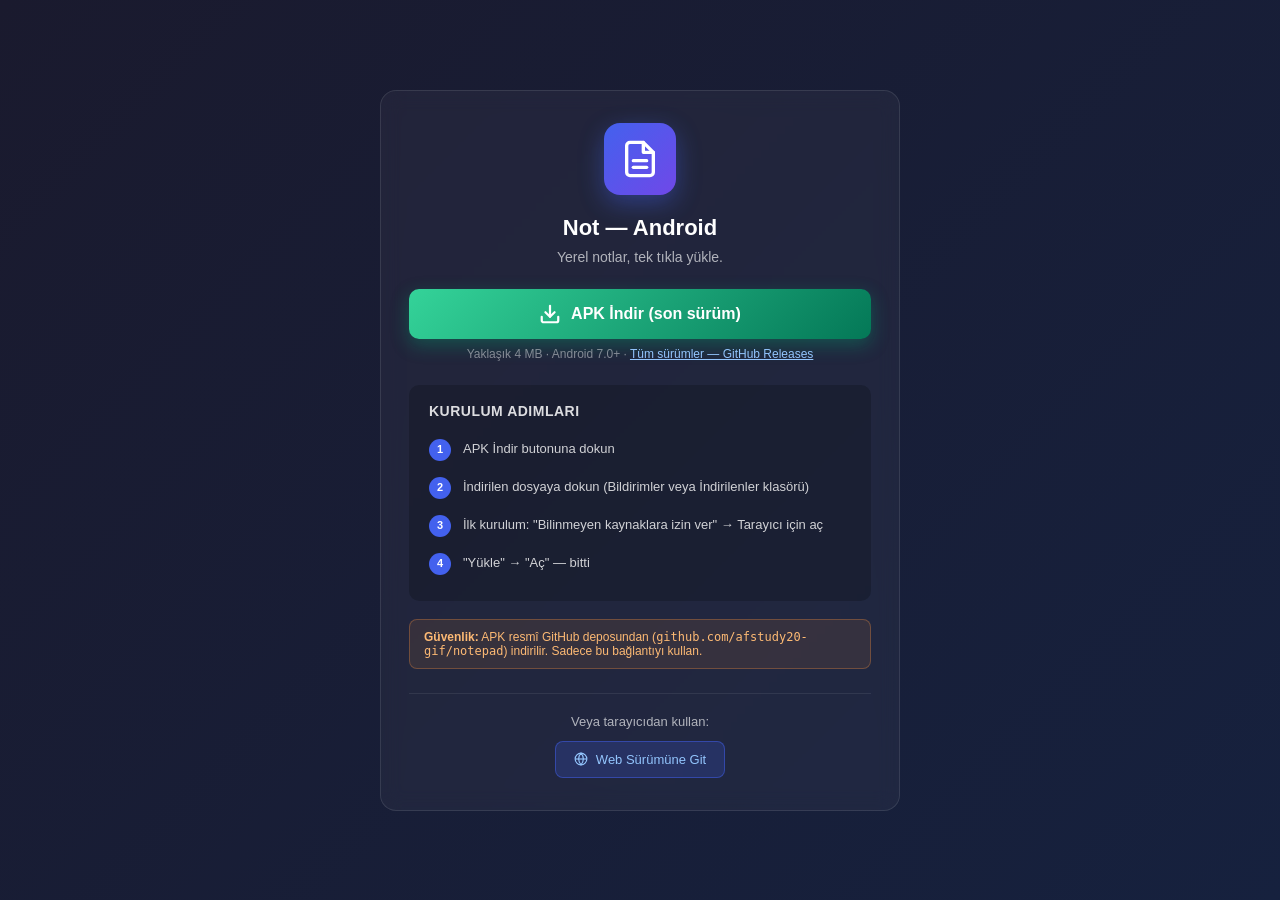
<file: install.html>
<!DOCTYPE html>
<html lang="tr">
<head>
  <meta charset="UTF-8">
  <meta name="viewport" content="width=device-width, initial-scale=1.0">
  <title>Not — Android Uygulamasını Yükle</title>
  <link rel="icon" href="icon.svg">
  <meta name="theme-color" content="#1a1a2e">
  <style>
    * { box-sizing: border-box; margin: 0; padding: 0; }
    body {
      font-family: -apple-system, BlinkMacSystemFont, 'Segoe UI', Roboto, sans-serif;
      background: linear-gradient(135deg, #1a1a2e 0%, #16213e 100%);
      color: #fff;
      min-height: 100vh;
      padding: 20px;
      display: flex;
      align-items: center;
      justify-content: center;
    }
    .wrap {
      max-width: 520px;
      width: 100%;
      background: rgba(255,255,255,0.04);
      border: 1px solid rgba(255,255,255,0.1);
      border-radius: 16px;
      padding: 32px 28px;
      backdrop-filter: blur(10px);
    }
    .logo {
      display: flex;
      align-items: center;
      justify-content: center;
      width: 72px;
      height: 72px;
      background: linear-gradient(135deg, #4361ee, #7048e8);
      border-radius: 16px;
      margin: 0 auto 20px;
      box-shadow: 0 8px 24px rgba(67,97,238,0.4);
    }
    h1 {
      font-size: 22px;
      text-align: center;
      margin-bottom: 8px;
    }
    .subtitle {
      text-align: center;
      color: rgba(255,255,255,0.65);
      font-size: 14px;
      margin-bottom: 24px;
    }
    .download-btn {
      display: flex;
      align-items: center;
      justify-content: center;
      gap: 10px;
      width: 100%;
      padding: 14px 18px;
      background: linear-gradient(135deg, #34d399, #047857);
      color: #fff;
      border: none;
      border-radius: 10px;
      font-size: 16px;
      font-weight: 600;
      text-decoration: none;
      cursor: pointer;
      box-shadow: 0 6px 18px rgba(5,150,105,0.4);
      transition: transform 0.1s;
    }
    .download-btn:hover { transform: translateY(-1px); }
    .download-btn:active { transform: translateY(0); }
    .download-btn svg { width: 22px; height: 22px; }
    .filesize {
      text-align: center;
      font-size: 12px;
      color: rgba(255,255,255,0.45);
      margin-top: 8px;
      margin-bottom: 24px;
    }
    .steps {
      background: rgba(0,0,0,0.2);
      border-radius: 10px;
      padding: 18px 20px;
      margin-bottom: 18px;
    }
    .steps h2 {
      font-size: 14px;
      color: rgba(255,255,255,0.85);
      margin-bottom: 12px;
      text-transform: uppercase;
      letter-spacing: 0.5px;
    }
    .step {
      display: flex;
      align-items: flex-start;
      gap: 12px;
      padding: 8px 0;
      font-size: 13px;
      color: rgba(255,255,255,0.8);
      line-height: 1.5;
    }
    .step-num {
      flex-shrink: 0;
      width: 22px;
      height: 22px;
      background: #4361ee;
      color: #fff;
      border-radius: 50%;
      display: flex;
      align-items: center;
      justify-content: center;
      font-size: 11px;
      font-weight: 700;
    }
    .warn {
      background: rgba(251,146,60,0.1);
      border: 1px solid rgba(251,146,60,0.3);
      border-radius: 8px;
      padding: 10px 14px;
      font-size: 12px;
      color: #fdba74;
      margin-bottom: 16px;
    }
    .alt-link {
      text-align: center;
      margin-top: 20px;
      font-size: 13px;
    }
    .alt-link a {
      color: #93c5fd;
      text-decoration: none;
    }
    .alt-link a:hover { text-decoration: underline; }
    .pwa-section {
      margin-top: 24px;
      padding-top: 20px;
      border-top: 1px solid rgba(255,255,255,0.08);
      text-align: center;
    }
    .pwa-section a {
      display: inline-flex;
      align-items: center;
      gap: 8px;
      padding: 10px 18px;
      background: rgba(67,97,238,0.2);
      border: 1px solid rgba(67,97,238,0.5);
      border-radius: 8px;
      color: #93c5fd;
      text-decoration: none;
      font-size: 13px;
      font-weight: 500;
    }
    .pwa-section a:hover { background: rgba(67,97,238,0.3); }
  </style>
</head>
<body>
  <div class="wrap">
    <div class="logo">
      <svg width="40" height="40" viewBox="0 0 24 24" fill="none" stroke="white" stroke-width="2" stroke-linecap="round" stroke-linejoin="round"><path d="M14 2H6a2 2 0 0 0-2 2v16a2 2 0 0 0 2 2h12a2 2 0 0 0 2-2V8z"/><polyline points="14 2 14 8 20 8"/><line x1="16" y1="13" x2="8" y2="13"/><line x1="16" y1="17" x2="8" y2="17"/></svg>
    </div>
    <h1>Not — Android</h1>
    <p class="subtitle">Yerel notlar, tek tıkla yükle.</p>

    <a class="download-btn" href="https://github.com/afstudy20-gif/notepad/releases/latest/download/notepad.apk">
      <svg viewBox="0 0 24 24" fill="none" stroke="white" stroke-width="2.4" stroke-linecap="round" stroke-linejoin="round"><path d="M21 15v4a2 2 0 0 1-2 2H5a2 2 0 0 1-2-2v-4"/><polyline points="7 10 12 15 17 10"/><line x1="12" y1="15" x2="12" y2="3"/></svg>
      APK İndir (son sürüm)
    </a>
    <div class="filesize">Yaklaşık 4 MB · Android 7.0+ · <a href="https://github.com/afstudy20-gif/notepad/releases" style="color:#93c5fd" target="_blank" rel="noopener">Tüm sürümler — GitHub Releases</a></div>

    <div class="steps">
      <h2>Kurulum Adımları</h2>
      <div class="step"><div class="step-num">1</div><div>APK İndir butonuna dokun</div></div>
      <div class="step"><div class="step-num">2</div><div>İndirilen dosyaya dokun (Bildirimler veya İndirilenler klasörü)</div></div>
      <div class="step"><div class="step-num">3</div><div>İlk kurulum: "Bilinmeyen kaynaklara izin ver" → Tarayıcı için aç</div></div>
      <div class="step"><div class="step-num">4</div><div>"Yükle" → "Aç" — bitti</div></div>
    </div>

    <div class="warn">
      <strong>Güvenlik:</strong> APK resmî GitHub deposundan (<code>github.com/afstudy20-gif/notepad</code>) indirilir. Sadece bu bağlantıyı kullan.
    </div>

    <div class="pwa-section">
      <p style="margin-bottom: 12px; color: rgba(255,255,255,0.65); font-size: 13px;">Veya tarayıcıdan kullan:</p>
      <a href="./index.html">
        <svg width="14" height="14" viewBox="0 0 24 24" fill="none" stroke="currentColor" stroke-width="2"><circle cx="12" cy="12" r="10"/><line x1="2" y1="12" x2="22" y2="12"/><path d="M12 2a15.3 15.3 0 0 1 4 10 15.3 15.3 0 0 1-4 10 15.3 15.3 0 0 1-4-10 15.3 15.3 0 0 1 4-10z"/></svg>
        Web Sürümüne Git
      </a>
    </div>
  </div>
</body>
</html>
</file>
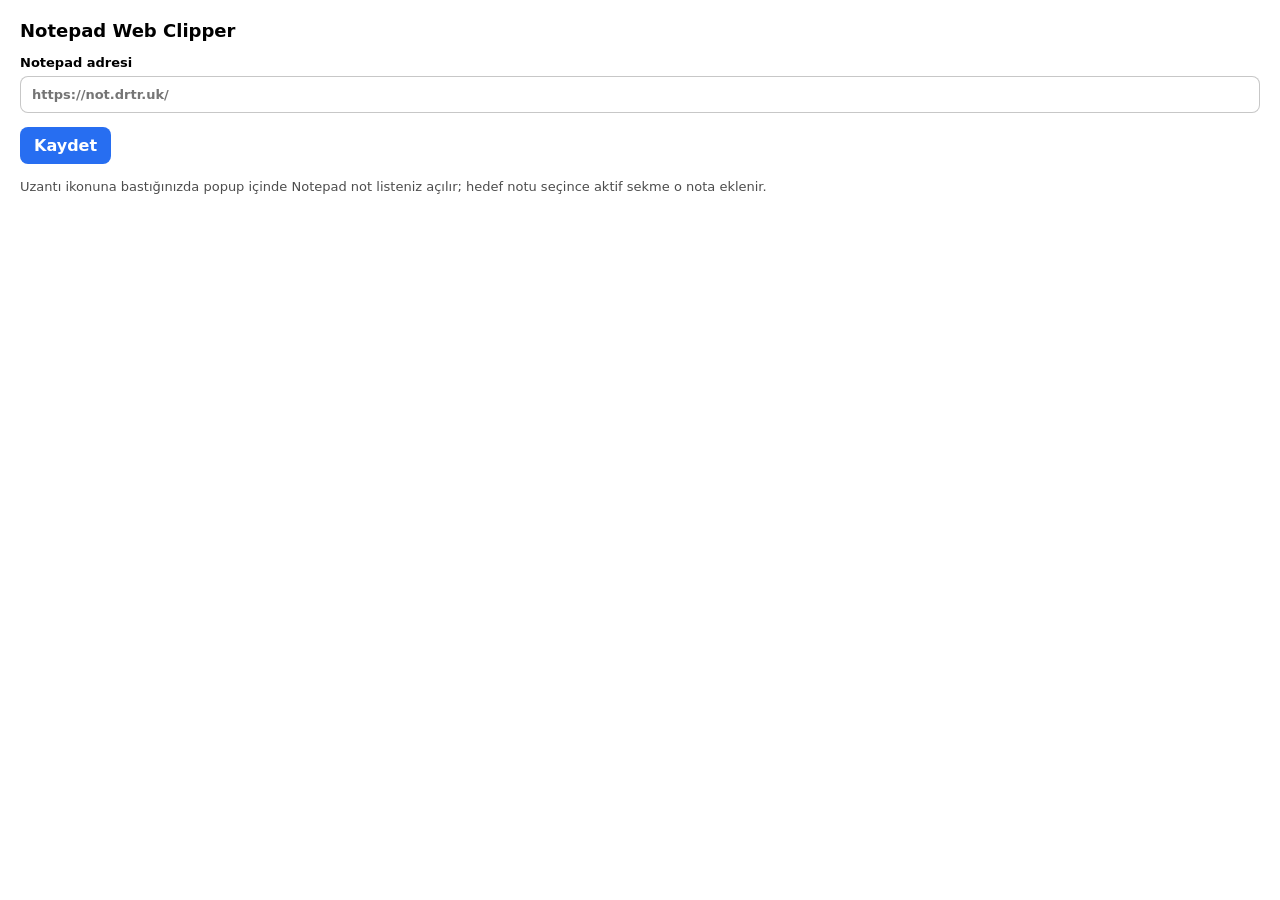
<file: chrome-extension/options.html>
<!DOCTYPE html>
<html lang="tr">
<head>
  <meta charset="UTF-8">
  <meta name="viewport" content="width=device-width, initial-scale=1.0">
  <title>Notepad Web Clipper Ayarları</title>
  <style>
    :root {
      color-scheme: light dark;
      font-family: system-ui, -apple-system, BlinkMacSystemFont, "Segoe UI", sans-serif;
    }

    body {
      margin: 0;
      min-width: 360px;
      background: Canvas;
      color: CanvasText;
    }

    main {
      display: grid;
      gap: 14px;
      padding: 20px;
    }

    h1 {
      margin: 0;
      font-size: 18px;
      font-weight: 700;
    }

    label {
      display: grid;
      gap: 6px;
      font-size: 13px;
      font-weight: 600;
    }

    input {
      box-sizing: border-box;
      width: 100%;
      border: 1px solid color-mix(in srgb, CanvasText 22%, transparent);
      border-radius: 8px;
      padding: 10px 11px;
      font: inherit;
      background: Canvas;
      color: CanvasText;
    }

    button {
      width: fit-content;
      border: 0;
      border-radius: 8px;
      padding: 9px 14px;
      font: inherit;
      font-weight: 700;
      color: white;
      background: #276ef1;
      cursor: pointer;
    }

    p {
      margin: 0;
      color: color-mix(in srgb, CanvasText 70%, transparent);
      font-size: 13px;
      line-height: 1.45;
    }

    #status {
      min-height: 18px;
      color: #1f8a4c;
      font-weight: 600;
    }
  </style>
</head>
<body>
  <main>
    <h1>Notepad Web Clipper</h1>
    <label>
      Notepad adresi
      <input id="notepadUrl" type="url" placeholder="https://not.drtr.uk/">
    </label>
    <button id="save">Kaydet</button>
    <p>Uzantı ikonuna bastığınızda popup içinde Notepad not listeniz açılır; hedef notu seçince aktif sekme o nota eklenir.</p>
    <p id="status" role="status"></p>
  </main>
  <script src="options.js"></script>
</body>
</html>
</file>
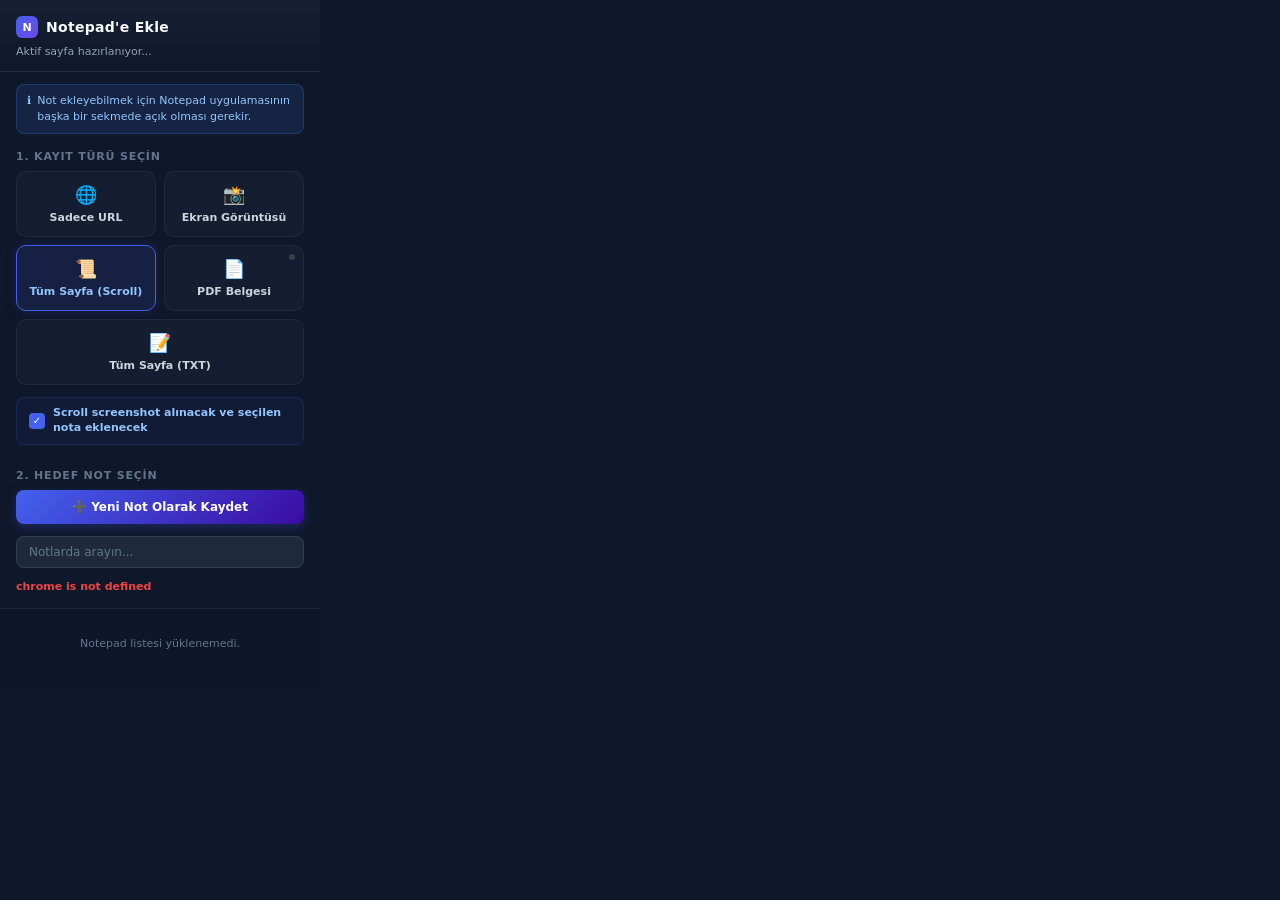
<file: chrome-extension/popup.html>
<!DOCTYPE html>
<html lang="tr">
<head>
  <meta charset="UTF-8">
  <meta name="viewport" content="width=device-width, initial-scale=1.0">
  <title>Notepad'e Ekle</title>
  <style>
    :root {
      font-family: system-ui, -apple-system, BlinkMacSystemFont, "Segoe UI", sans-serif;
      color-scheme: dark;
    }

    body {
      width: 320px;
      max-height: 580px;
      margin: 0;
      background: #0f172a;
      color: #f8fafc;
      overflow-x: hidden;
    }

    main {
      display: flex;
      flex-direction: column;
      min-height: 480px;
      box-sizing: border-box;
    }

    header {
      padding: 16px 16px 12px;
      border-bottom: 1px solid rgba(255,255,255,0.06);
      background: linear-gradient(180deg, rgba(30,41,59,0.5) 0%, rgba(15,23,42,0) 100%);
    }

    .brand-row {
      display: flex;
      align-items: center;
      gap: 8px;
    }

    .brand-logo {
      width: 22px;
      height: 22px;
      background: linear-gradient(135deg, #4361ee, #7048e8);
      border-radius: 6px;
      display: grid;
      place-items: center;
      font-size: 11px;
      font-weight: 800;
      color: #fff;
    }

    h1 {
      margin: 0;
      font-size: 14px;
      font-weight: 800;
      letter-spacing: 0.3px;
    }

    #pageTitle {
      margin-top: 6px;
      color: #94a3b8;
      font-size: 11px;
      line-height: 1.4;
      white-space: nowrap;
      overflow: hidden;
      text-overflow: ellipsis;
    }

    /* Options Grid Styling */
    .section-title {
      font-size: 11px;
      font-weight: 700;
      text-transform: uppercase;
      letter-spacing: 0.8px;
      color: #64748b;
      margin: 12px 16px 8px;
    }

    .options-grid {
      display: grid;
      grid-template-columns: 1fr 1fr;
      gap: 8px;
      margin: 0 16px 12px;
    }

    .option-card {
      background: rgba(30,41,59,0.4);
      border: 1px solid rgba(255,255,255,0.05);
      border-radius: 10px;
      padding: 12px 8px;
      display: flex;
      flex-direction: column;
      align-items: center;
      justify-content: center;
      text-align: center;
      cursor: pointer;
      transition: all 0.2s cubic-bezier(0.4, 0, 0.2, 1);
      position: relative;
    }

    .option-card:hover {
      background: rgba(30,41,59,0.7);
      border-color: rgba(255,255,255,0.15);
      transform: translateY(-1px);
    }

    .option-card.selected {
      background: rgba(67,97,238,0.12);
      border-color: #4361ee;
      box-shadow: 0 0 12px rgba(67,97,238,0.18);
    }

    .option-icon {
      font-size: 18px;
      margin-bottom: 6px;
      transition: transform 0.2s;
    }

    .option-card:hover .option-icon {
      transform: scale(1.1);
    }

    .option-label {
      font-size: 11px;
      font-weight: 700;
      color: #cbd5e1;
      transition: color 0.2s;
    }

    .option-card.selected .option-label {
      color: #93c5fd;
    }

    .pdf-indicator {
      position: absolute;
      top: 8px;
      right: 8px;
      width: 6px;
      height: 6px;
      border-radius: 50%;
      background: rgba(255,255,255,0.15);
      transition: all 0.3s;
    }

    .pdf-indicator.detected {
      background: #10b981;
      box-shadow: 0 0 8px #10b981;
    }

    .pdf-indicator.scanning {
      background: #f59e0b;
      box-shadow: 0 0 6px #f59e0b;
      animation: pulse 1s infinite alternate;
    }

    @keyframes pulse {
      0% { opacity: 0.4; }
      100% { opacity: 1; }
    }

    .capture-row {
      display: flex;
      align-items: center;
      gap: 8px;
      margin: 0 16px 12px;
      padding: 8px 12px;
      border: 1px solid rgba(67,97,238,0.18);
      border-radius: 8px;
      background: rgba(67,97,238,0.06);
      color: #93c5fd;
      font-size: 11px;
      font-weight: 600;
      line-height: 1.35;
    }

    .capture-icon {
      display: inline-grid;
      place-items: center;
      width: 16px;
      height: 16px;
      border-radius: 4px;
      background: #4361ee;
      color: #fff;
      font-size: 10px;
      line-height: 1;
      flex-shrink: 0;
    }

    #newNote {
      margin: 0 16px 12px;
      border: 0;
      border-radius: 8px;
      padding: 10px 12px;
      font: inherit;
      font-size: 12px;
      font-weight: 800;
      color: #fff;
      background: linear-gradient(135deg, #4361ee 0%, #3a0ca3 100%);
      cursor: pointer;
      transition: all 0.2s;
      box-shadow: 0 4px 12px rgba(67,97,238,0.25);
    }

    #newNote:hover:not(:disabled) {
      transform: translateY(-1px);
      box-shadow: 0 6px 16px rgba(67,97,238,0.35);
    }

    #newNote:disabled, .note:disabled {
      opacity: 0.5;
      cursor: not-allowed;
      box-shadow: none;
    }

    #search {
      box-sizing: border-box;
      width: calc(100% - 32px);
      margin: 0 16px 12px;
      border: 1px solid rgba(255,255,255,0.1);
      border-radius: 8px;
      padding: 8px 12px;
      background: #1e293b;
      color: #fff;
      font: inherit;
      font-size: 12px;
      outline: none;
      transition: all 0.2s;
    }

    #search:focus {
      border-color: #4361ee;
      box-shadow: 0 0 0 2px rgba(67,97,238,0.15);
    }

    #search::placeholder {
      color: #64748b;
    }

    #status {
      margin: 0 16px 12px;
      min-height: 16px;
      color: #94a3b8;
      font-size: 11px;
      line-height: 1.35;
      font-weight: 500;
    }

    #status[data-state="ok"] {
      color: #10b981;
      font-weight: 700;
    }

    #status[data-state="error"] {
      color: #ef4444;
      font-weight: 700;
    }

    /* Scrollable Note List */
    #noteList {
      overflow-y: auto;
      max-height: 200px;
      border-top: 1px solid rgba(255,255,255,0.06);
      background: rgba(15,23,42,0.3);
      padding: 4px 0 12px;
    }

    .note {
      display: grid;
      grid-template-columns: 18px 1fr;
      gap: 10px;
      width: 100%;
      border: 0;
      border-left: 3px solid transparent;
      padding: 10px 16px;
      background: transparent;
      color: inherit;
      text-align: left;
      cursor: pointer;
      font: inherit;
      transition: all 0.15s;
    }

    .note:hover,
    .note:focus {
      background: rgba(30,41,59,0.4);
      border-left-color: #4361ee;
      outline: none;
    }

    .note.active {
      background: rgba(67,97,238,0.05);
    }

    .box {
      width: 14px;
      height: 14px;
      margin-top: 2px;
      border: 1.5px solid #475569;
      border-radius: 4px;
      background: transparent;
      transition: all 0.2s;
    }

    .note:hover .box {
      border-color: #64748b;
    }

    .note.active .box {
      background: #4361ee;
      border-color: #4361ee;
      position: relative;
    }

    .note.active .box::after {
      content: "";
      position: absolute;
      left: 4px;
      top: 1px;
      width: 3px;
      height: 6px;
      border: solid #fff;
      border-width: 0 1.5px 1.5px 0;
      transform: rotate(45deg);
    }

    .title {
      display: block;
      font-size: 12px;
      font-weight: 700;
      line-height: 1.3;
      white-space: nowrap;
      overflow: hidden;
      text-overflow: ellipsis;
      color: #f1f5f9;
    }

    .preview {
      display: block;
      margin-top: 2px;
      color: #64748b;
      font-size: 11px;
      line-height: 1.3;
      white-space: nowrap;
      overflow: hidden;
      text-overflow: ellipsis;
    }

    .time {
      display: block;
      margin-top: 3px;
      color: #475569;
      font-size: 10px;
    }

    .empty {
      padding: 24px 16px;
      color: #64748b;
      font-size: 11px;
      text-align: center;
    }

    .info-banner {
      background: rgba(59, 130, 246, 0.12);
      border: 1px solid rgba(59, 130, 246, 0.25);
      border-radius: 8px;
      padding: 8px 10px;
      margin: 12px 16px 4px;
      font-size: 11px;
      line-height: 1.45;
      color: #93c5fd;
      display: flex;
      gap: 6px;
    }
  </style>
</head>
<body>
  <main>
    <header>
      <div class="brand-row">
        <div class="brand-logo">N</div>
        <h1>Notepad'e Ekle</h1>
      </div>
      <div id="pageTitle">Aktif sayfa hazırlanıyor...</div>
    </header>

    <div class="info-banner">
      <span>ℹ️</span>
      <span>Not ekleyebilmek için Notepad uygulamasının başka bir sekmede açık olması gerekir.</span>
    </div>

    <div class="section-title">1. Kayıt Türü Seçin</div>
    <div class="options-grid">
      <div class="option-card" data-option="url" title="Sadece sayfa adresi ve başlığı kaydeder">
        <div class="option-icon">🌐</div>
        <div class="option-label">Sadece URL</div>
      </div>
      <div class="option-card" data-option="viewport" title="Sayfa adresi ve o an ekranda görünen alanın görüntüsünü kaydeder">
        <div class="option-icon">📸</div>
        <div class="option-label">Ekran Görüntüsü</div>
      </div>
      <div class="option-card selected" data-option="scroll" title="Tüm sayfa boyunca kaydırarak tam ekran görüntüsünü birleştirip kaydeder">
        <div class="option-icon">📜</div>
        <div class="option-label">Tüm Sayfa (Scroll)</div>
      </div>
      <div class="option-card" data-option="pdf" title="Sayfadaki PDF linklerini tarayarak varsa PDF dosyasını kaydeder">
        <div class="option-icon">📄</div>
        <div class="option-label">PDF Belgesi</div>
        <span class="pdf-indicator" id="pdfIndicator"></span>
      </div>
      <div class="option-card" data-option="txt" title="Tüm sayfa içeriğini düz metin (TXT) olarak kaydeder" style="grid-column: span 2;">
        <div class="option-icon">📝</div>
        <div class="option-label">Tüm Sayfa (TXT)</div>
      </div>
    </div>

    <div class="capture-row">
      <span class="capture-icon">✓</span>
      <span id="captureText">Scroll screenshot alınacak ve seçilen nota eklenecek</span>
    </div>

    <div class="section-title">2. Hedef Not Seçin</div>
    <button id="newNote">➕ Yeni Not Olarak Kaydet</button>
    
    <input id="search" type="search" placeholder="Notlarda arayın...">
    
    <div id="status" role="status">Notlar yükleniyor...</div>
    <div id="noteList"></div>
  </main>
  <script src="popup.js"></script>
</body>
</html>
</file>
<file: style.css>
* {
  margin: 0;
  padding: 0;
  box-sizing: border-box;
}

body {
  font-family: -apple-system, BlinkMacSystemFont, 'Segoe UI', Roboto, sans-serif;
  display: flex;
  height: 100vh;
  background: #f0f2f5;
  color: #333;
}

body.has-image-panel .editor-area {
  margin-right: 260px;
}

/* Sidebar */
.sidebar {
  width: 280px;
  background: #1a1a2e;
  color: #fff;
  display: flex;
  flex-direction: column;
  flex-shrink: 0;
  overflow: hidden;
}

.sidebar-header {
  padding: 20px;
  border-bottom: 1px solid rgba(255,255,255,0.1);
}

.sidebar-header h2 {
  font-size: 18px;
  font-weight: 600;
}

.privacy-note {
  margin-top: 6px;
  font-size: 11px;
  color: rgba(255,255,255,0.55);
  display: flex;
  align-items: center;
  gap: 5px;
  line-height: 1.3;
}

.privacy-note svg {
  flex-shrink: 0;
  color: #4ade80;
}

/* Cloud Sync Auth UI ============================================== */
.cloud-auth {
  display: flex;
  align-items: center;
  gap: 6px;
  margin-top: 8px;
  flex-wrap: wrap;
}
.cloud-signin-btn {
  display: inline-flex;
  align-items: center;
  gap: 6px;
  padding: 4px 10px;
  font-size: 11px;
  font-weight: 600;
  background: #ffffff;
  color: #1f1f1f;
  border: 1px solid #dadce0;
  border-radius: 18px;
  cursor: pointer;
  transition: background 0.15s, box-shadow 0.15s;
}
.cloud-signin-btn:hover:not(:disabled) {
  background: #f8f9fa;
  box-shadow: 0 1px 2px rgba(60,64,67,0.3);
}
.cloud-signin-btn:disabled {
  opacity: 0.6;
  cursor: not-allowed;
}
.cloud-signin-btn.needs-setup {
  border-style: dashed;
  border-color: #f0ad4e;
}
.cloud-user {
  display: inline-flex;
  align-items: center;
  gap: 6px;
  padding: 3px 8px 3px 3px;
  background: rgba(255,255,255,0.08);
  border-radius: 16px;
  max-width: calc(100% - 30px);
}
/* HTML hidden attr must beat display:inline-flex above (specificity battle) */
.cloud-user[hidden],
.cloud-signin-btn[hidden] {
  display: none !important;
}
.cloud-avatar {
  width: 22px;
  height: 22px;
  border-radius: 50%;
  background: rgba(255,255,255,0.15);
  object-fit: cover;
  flex-shrink: 0;
}
.cloud-email {
  font-size: 11px;
  color: rgba(255,255,255,0.85);
  overflow: hidden;
  text-overflow: ellipsis;
  white-space: nowrap;
  max-width: 130px;
}
.cloud-signout-btn,
.cloud-switch-btn {
  background: transparent;
  color: rgba(255,255,255,0.7);
  border: none;
  font-size: 14px;
  cursor: pointer;
  padding: 0 2px;
  line-height: 1;
  display: inline-flex;
  align-items: center;
}
.cloud-signout-btn:hover,
.cloud-switch-btn:hover {
  color: #fff;
}
.cloud-status {
  font-size: 14px;
  user-select: none;
  cursor: pointer;
  margin-left: auto;
  transition: transform 0.2s ease, opacity 0.2s ease;
}
.cloud-status:hover {
  opacity: 0.8;
  transform: scale(1.1);
}
.cloud-status:active {
  transform: scale(0.95);
}
.cloud-sync-msg {
  font-size: 10px;
  color: rgba(255,255,255,0.6);
  width: 100%;
  margin-top: 4px;
  text-align: left;
  line-height: 1.3;
}

.sidebar-footer {
  display: flex;
  gap: 6px;
  padding: 10px 12px;
  border-top: 1px solid rgba(255,255,255,0.08);
}

.sidebar-footer button {
  flex: 1;
  padding: 6px 8px;
  background: rgba(255,255,255,0.06);
  color: rgba(255,255,255,0.75);
  border: 1px solid rgba(255,255,255,0.1);
  border-radius: 5px;
  font-size: 11px;
  cursor: pointer;
  transition: background 0.15s;
}

.sidebar-footer button:hover {
  background: rgba(255,255,255,0.12);
  color: #fff;
}

.sidebar-toggle {
  display: none;
  position: fixed;
  top: 10px;
  left: 10px;
  z-index: 110;
  width: 36px;
  height: 36px;
  border: 1px solid #e0e0e0;
  background: #fff;
  border-radius: 6px;
  cursor: pointer;
  align-items: center;
  justify-content: center;
  color: #333;
  box-shadow: 0 2px 6px rgba(0,0,0,0.1);
}

.btn-create {
  margin: 11px 16px 8px;
  padding: 10px 14px;
  background: linear-gradient(135deg, #4361ee 0%, #3a56d4 100%);
  color: #fff;
  border: none;
  border-radius: 8px;
  font-size: 12px;
  font-weight: 600;
  cursor: pointer;
  transition: transform 0.12s, box-shadow 0.15s;
  display: flex;
  align-items: center;
  justify-content: center;
  gap: 6px;
  box-shadow: 0 3px 10px rgba(67,97,238,0.35);
  letter-spacing: 0.2px;
}

.btn-create:hover {
  transform: translateY(-1px);
  box-shadow: 0 5px 14px rgba(67,97,238,0.45);
}

.btn-create:active {
  transform: translateY(0);
  box-shadow: 0 2px 6px rgba(67,97,238,0.3);
}

.btn-create svg {
  flex-shrink: 0;
  width: 15px;
  height: 15px;
}

/* Sidebar header top row: title + language switcher */
.sidebar-header-top {
  display: flex;
  align-items: center;
  justify-content: space-between;
  gap: 8px;
  margin-bottom: 6px;
}

.lang-select {
  background: rgba(255,255,255,0.08);
  color: rgba(255,255,255,0.9);
  border: 1px solid rgba(255,255,255,0.15);
  border-radius: 6px;
  padding: 4px 6px;
  font-size: 11px;
  cursor: pointer;
  outline: none;
  font-weight: 500;
}
.lang-select:hover { background: rgba(255,255,255,0.16); }
.lang-select option { background: #1a1a2e; color: #fff; }

.sidebar-footer-row {
  display: flex;
  gap: 4px;
  padding: 2px 8px;
  border-top: 1px solid rgba(255,255,255,0.08);
}
.accordion-toggle {
  width: 100%;
  display: flex;
  align-items: center;
  gap: 6px;
  padding: 3px 10px;
  background: rgba(255,255,255,0.05);
  color: rgba(255,255,255,0.85);
  border: 1px solid rgba(255,255,255,0.1);
  border-radius: 6px;
  font-size: 10px;
  font-weight: 500;
  cursor: pointer;
  transition: background 0.15s, border-color 0.15s;
}
.accordion-toggle svg { width: 11px; height: 11px; }
.accordion-toggle:hover {
  background: rgba(255,255,255,0.12);
  color: #fff;
}
.accordion-toggle.active {
  background: rgba(255,255,255,0.08);
  border-color: rgba(255,255,255,0.2);
}
.accordion-arrow {
  margin-left: auto;
  font-size: 10px;
  opacity: 0.7;
}
.accordion-content {
  background: rgba(0,0,0,0.15);
  border-top: 1px dashed rgba(255,255,255,0.05);
  padding: 4px 0;
}

.sidebar-footer-row select {
  flex: 1;
  background: rgba(255,255,255,0.06);
  color: rgba(255,255,255,0.75);
  border: 1px solid rgba(255,255,255,0.1);
  border-radius: 4px;
  padding: 4px;
  font-size: 10px;
  outline: none;
}

.dropup-wrap {
  flex: 1;
  position: relative;
}

.dropup-wrap > button {
  width: 100%;
  padding: 3px 8px;
  background: rgba(255,255,255,0.06);
  color: rgba(255,255,255,0.85);
  border: 1px solid rgba(255,255,255,0.12);
  border-radius: 5px;
  font-size: 10px;
  font-weight: 500;
  cursor: pointer;
  transition: background 0.15s;
  display: flex;
  align-items: center;
  justify-content: center;
  gap: 4px;
}

.dropup-wrap > button:hover {
  background: rgba(255,255,255,0.14);
  color: #fff;
}

.dropup-wrap > button::after {
  content: '▴';
  font-size: 9px;
  opacity: 0.7;
}

.dropup-menu {
  position: absolute;
  bottom: calc(100% + 6px);
  left: 0;
  right: 0;
  background: #2b2b48;
  border: 1px solid rgba(255,255,255,0.14);
  border-radius: 8px;
  padding: 4px 0;
  z-index: 30;
  display: none;
  box-shadow: 0 -8px 24px rgba(0,0,0,0.4);
}

.dropup-menu.open { display: block; }

.dropup-menu button {
  display: block;
  width: 100%;
  padding: 8px 12px;
  background: transparent;
  color: rgba(255,255,255,0.88);
  border: none;
  text-align: left;
  cursor: pointer;
  font-size: 12px;
  border-radius: 0;
}

.dropup-menu button:hover {
  background: rgba(67,97,238,0.3);
  color: #fff;
}

/* Install-as-app button */
.install-btn {
  flex: 1;
  display: flex;
  align-items: center;
  justify-content: center;
  gap: 5px;
  padding: 3px 10px;
  background: linear-gradient(135deg, #4ade80 0%, #16a34a 100%);
  color: #fff;
  border: none;
  border-radius: 5px;
  font-size: 10px;
  font-weight: 600;
  cursor: pointer;
  box-shadow: 0 1px 4px rgba(34,197,94,0.25);
  transition: transform 0.1s, box-shadow 0.15s;
}
.install-btn svg { width: 11px; height: 11px; }
.install-btn:hover {
  transform: translateY(-1px);
  box-shadow: 0 4px 12px rgba(34,197,94,0.45);
}
.install-btn:active { transform: translateY(0); }
.install-btn.android-btn {
  background: linear-gradient(135deg, #34d399 0%, #047857 100%);
  text-decoration: none;
  color: #fff;
  box-shadow: 0 2px 8px rgba(5,150,105,0.3);
}
.install-btn.android-btn:hover {
  box-shadow: 0 4px 12px rgba(5,150,105,0.45);
}
.install-btn.chrome-btn {
  background: linear-gradient(135deg, #38bdf8 0%, #2563eb 100%);
  text-decoration: none;
  color: #fff;
  box-shadow: 0 2px 8px rgba(37,99,235,0.3);
}
.install-btn.chrome-btn:hover {
  box-shadow: 0 4px 12px rgba(37,99,235,0.45);
}

/* iOS install instructions */
.ios-install-body {
  text-align: center;
}
.ios-install-body p {
  font-size: 13px;
  margin-bottom: 12px;
  line-height: 1.5;
  color: #333;
}
.ios-share-icon {
  display: inline-flex;
  align-items: center;
  justify-content: center;
  width: 44px;
  height: 44px;
  border: 2px solid #4361ee;
  border-radius: 10px;
  color: #4361ee;
  margin: 6px auto 14px;
  background: #f0f4ff;
}

/* Refresh / cache-clear button */
.spinning svg {
  animation: spin 0.8s linear infinite;
}

/* About panel */
.sidebar-about {
  border-top: 1px solid rgba(255,255,255,0.08);
  padding: 4px 8px 6px;
}
.about-toggle {
  width: 100%;
  padding: 3px;
  background: transparent;
  color: rgba(255,255,255,0.55);
  border: 1px solid rgba(255,255,255,0.08);
  border-radius: 4px;
  font-size: 10px;
  cursor: pointer;
  transition: background 0.15s, color 0.15s;
}
.about-toggle:hover {
  background: rgba(255,255,255,0.06);
  color: rgba(255,255,255,0.9);
}
.about-panel {
  margin-top: 8px;
  font-size: 11px;
  color: rgba(255,255,255,0.7);
  line-height: 1.5;
}
.about-panel[hidden] { display: none; }
.about-author {
  text-align: center;
  font-size: 10.5px;
  color: rgba(255,255,255,0.6);
  margin-bottom: 8px;
}
.about-links-title {
  font-size: 10px;
  text-transform: uppercase;
  letter-spacing: 0.5px;
  color: rgba(255,255,255,0.45);
  margin-bottom: 4px;
}
.about-links {
  list-style: none;
  padding: 0;
  margin: 0;
}
.about-links li {
  margin: 0;
}
.about-links a {
  display: block;
  padding: 5px 8px;
  color: rgba(255,255,255,0.78);
  text-decoration: none;
  border-radius: 4px;
  font-size: 11px;
  transition: background 0.15s, color 0.15s;
}
.about-links a:hover {
  background: rgba(67,97,238,0.2);
  color: #fff;
}
.about-links a.about-hub {
  margin-top: 4px;
  padding-top: 6px;
  border-top: 1px dashed rgba(255,255,255,0.1);
  color: #8ab4ff;
  font-weight: 500;
}
.about-links a.about-hub:hover {
  color: #b6cdff;
}

.search-sort-row {
  display: flex;
  padding: 8px 20px;
  gap: 8px;
  align-items: center;
}

.search-sort-row input {
  flex: 2.2;
  padding: 8px 12px;
  background: rgba(255,255,255,0.08);
  border: 1px solid rgba(255,255,255,0.12);
  border-radius: 6px;
  color: #fff;
  font-size: 13px;
  outline: none;
  transition: border-color 0.15s;
}

.search-sort-row input::placeholder {
  color: rgba(255,255,255,0.4);
}

.search-sort-row input:focus {
  border-color: #4361ee;
}

.search-sort-row select {
  flex: 1;
  padding: 8px 6px;
  background: rgba(255,255,255,0.08);
  border: 1px solid rgba(255,255,255,0.12);
  border-radius: 6px;
  color: rgba(255,255,255,0.85);
  font-size: 12px;
  outline: none;
  cursor: pointer;
  transition: border-color 0.15s, color 0.15s;
}

.search-sort-row select:focus, .search-sort-row select:hover {
  border-color: #4361ee;
  color: #fff;
}

.search-sort-row select option {
  background: #1a1a2e;
  color: #fff;
}

.note-list {
  flex: 1;
  overflow-y: auto;
  padding: 8px 0;
}

.note-item {
  padding: 8px 16px 8px 40px;
  cursor: pointer;
  border-left: 3px solid transparent;
  transition: all 0.15s;
  position: relative;
}
.note-item .note-check {
  position: absolute;
  left: 14px;
  top: 10px;
  width: 16px;
  height: 16px;
  cursor: pointer;
  accent-color: #4361ee;
  z-index: 2;
}
.note-item.selected {
  background: rgba(67, 97, 238, 0.12);
}
.select-all-row {
  display: flex;
  align-items: center;
  justify-content: space-between;
  padding: 8px 20px;
  border-bottom: 1px solid rgba(255,255,255,0.06);
  background: rgba(255,255,255,0.02);
}
.select-all-label {
  display: flex;
  align-items: center;
  gap: 8px;
  font-size: 12px;
  color: rgba(255,255,255,0.7);
  cursor: pointer;
  user-select: none;
}
.select-all-label input {
  width: 14px;
  height: 14px;
  accent-color: #4361ee;
  cursor: pointer;
}
.selection-count {
  font-size: 11px;
  color: #4361ee;
  font-weight: 500;
}
.selection-count:empty { display: none; }

.note-item:hover {
  background: rgba(255,255,255,0.05);
}

.note-item.active {
  background: rgba(67, 97, 238, 0.15);
  border-left-color: #4361ee;
}

.note-item[data-color] {
  border-left-color: var(--note-color);
}
.note-item[data-color] .note-item-title {
  color: var(--note-color);
}
.note-group-header {
  padding: 10px 20px 4px;
  font-size: 11px;
  font-weight: 700;
  text-transform: uppercase;
  letter-spacing: 0.6px;
  color: rgba(255,255,255,0.45);
  background: rgba(255,255,255,0.02);
  border-bottom: 1px solid rgba(255,255,255,0.04);
  cursor: pointer;
  user-select: none;
  display: flex;
  justify-content: space-between;
  align-items: center;
}
.note-group-header .ngh-arrow {
  font-size: 9px;
  transition: transform 0.15s;
}
.note-group-header.collapsed .ngh-arrow {
  transform: rotate(-90deg);
}
.note-item-tag {
  display: inline-block;
  font-size: 10px;
  padding: 1px 6px;
  background: rgba(255,255,255,0.08);
  border-radius: 3px;
  color: rgba(255,255,255,0.55);
  margin-top: 4px;
  margin-right: 4px;
}

.translate-popup {
  position: fixed;
  z-index: 220;
  width: 320px;
  max-width: calc(100vw - 16px);
  background: #fff;
  border: 1px solid #ddd;
  border-radius: 8px;
  padding: 10px 12px;
  box-shadow: 0 8px 24px rgba(0,0,0,0.18);
}
.translate-popup[hidden] { display: none !important; }
.translate-popup-head {
  display: flex;
  align-items: center;
  gap: 8px;
}
#translatePreview {
  flex: 1;
  min-width: 0;
  overflow: hidden;
  text-overflow: ellipsis;
  white-space: nowrap;
  font-size: 12px;
  color: #666;
}
#translateBadge {
  flex-shrink: 0;
  font-size: 11px;
  font-weight: 700;
  color: #4361ee;
  background: #eef2ff;
  border-radius: 5px;
  padding: 2px 7px;
}
#translateCopy,
#translateClose,
#translateLangSelect button {
  border: 1px solid #ddd;
  background: #f8f9fa;
  color: #333;
  border-radius: 6px;
  font-size: 12px;
  cursor: pointer;
}
#translateCopy { padding: 5px 9px; }
#translateClose {
  width: 24px;
  height: 24px;
  border-radius: 50%;
  padding: 0;
}
#translateCopy:hover,
#translateClose:hover,
#translateLangSelect button:hover {
  background: #eef2ff;
  border-color: #cfd7ff;
  color: #2947c6;
}
#translateResult {
  display: none;
  border-top: 1px solid #eee;
  margin-top: 8px;
  padding-top: 8px;
  max-height: 150px;
  overflow-y: auto;
  font-size: 13px;
  line-height: 1.5;
  color: #333;
  word-break: break-word;
}
#translateResult.show { display: block; }
#translateResult.loading { color: #777; font-style: italic; }
#translateLangSelect {
  display: none;
  border-top: 1px solid #eee;
  margin-top: 8px;
  padding-top: 8px;
  align-items: center;
  gap: 6px;
}
#translateLangSelect.show { display: flex; }
#translateLangSelect span {
  flex: 1;
  font-size: 12px;
  color: #666;
}
#translateLangSelect button {
  flex-shrink: 0;
  padding: 5px 10px;
  font-weight: 600;
}

/* Color Palette popup */
.color-palette {
  position: fixed;
  z-index: 200;
  background: #fff;
  border: 1px solid #ddd;
  border-radius: 8px;
  padding: 8px;
  box-shadow: 0 8px 24px rgba(0,0,0,0.18);
  display: grid;
  grid-template-columns: repeat(5, 28px);
  gap: 6px;
}
.color-palette[hidden] { display: none !important; }
.color-palette button {
  width: 28px;
  height: 28px;
  border-radius: 50%;
  border: 2px solid transparent;
  cursor: pointer;
}
.color-palette button:hover { border-color: #4361ee; }
.color-palette .cp-clear {
  background: #f3f4f6;
  color: #6b7280;
  font-size: 14px;
  display: flex;
  align-items: center;
  justify-content: center;
}

/* Group Picker popup */
.group-picker {
  position: fixed;
  z-index: 200;
  background: #fff;
  border: 1px solid #ddd;
  border-radius: 8px;
  padding: 10px;
  width: 240px;
  box-shadow: 0 8px 24px rgba(0,0,0,0.18);
}
.group-picker[hidden] { display: none !important; }
.group-picker input {
  width: 100%;
  padding: 7px 9px;
  border: 1px solid #ddd;
  border-radius: 6px;
  font-size: 13px;
  margin-bottom: 8px;
  box-sizing: border-box;
}
.gp-list {
  max-height: 160px;
  overflow-y: auto;
  margin-bottom: 8px;
}
.gp-list button {
  display: block;
  width: 100%;
  text-align: left;
  padding: 6px 9px;
  background: transparent;
  border: none;
  cursor: pointer;
  border-radius: 4px;
  font-size: 12px;
  color: #333;
}
.gp-list button:hover { background: #eef2ff; color: #4361ee; }
.gp-actions {
  display: flex;
  gap: 6px;
}
.gp-actions button {
  flex: 1;
  padding: 6px 10px;
  border: 1px solid #ddd;
  background: #f8f9fa;
  border-radius: 6px;
  font-size: 12px;
  cursor: pointer;
  color: #333;
}
.gp-actions .gp-primary {
  background: #4361ee;
  color: #fff;
  border-color: #4361ee;
}
.gp-actions .gp-primary:hover { background: #2540c4; }

.note-item-title {
  font-size: 13px;
  font-weight: 500;
  margin-bottom: 2px;
  white-space: nowrap;
  overflow: hidden;
  text-overflow: ellipsis;
}

.note-item-preview {
  font-size: 11px;
  color: rgba(255,255,255,0.5);
  white-space: nowrap;
  overflow: hidden;
  text-overflow: ellipsis;
}

.note-item-time {
  font-size: 10px;
  color: rgba(255,255,255,0.3);
  margin-top: 2px;
}

/* Editor Area */
.editor-area {
  flex: 1;
  display: flex;
  flex-direction: column;
  min-width: 0;
}

/* Toolbar */
.toolbar {
  display: flex;
  align-items: center;
  padding: 6px 12px;
  background: #fff;
  border-bottom: 1px solid #e0e0e0;
  flex-wrap: wrap;
  gap: 2px;
}

.toolbar-group {
  display: flex;
  align-items: center;
  gap: 2px;
}

.toolbar-divider {
  width: 1px;
  height: 24px;
  background: #e0e0e0;
  margin: 0 6px;
}

.toolbar button {
  width: 32px;
  height: 32px;
  border: none;
  background: transparent;
  border-radius: 4px;
  cursor: pointer;
  display: flex;
  align-items: center;
  justify-content: center;
  color: #555;
  font-size: 14px;
  transition: all 0.15s;
}

.toolbar button:hover {
  background: #e8eaed;
  color: #333;
}

.toolbar button.is-active {
  background: #eef2ff;
  color: #2947c6;
  box-shadow: inset 0 0 0 1px #b8c4ff;
}

.format-marks-btn {
  font-size: 20px !important;
  font-weight: 700;
  line-height: 1;
}

/* Undo / Redo — round, prominent, with hover rotate */
.undo-redo-group { gap: 6px; }
.undo-btn,
.redo-btn {
  width: 34px;
  height: 34px;
  padding: 0;
  border: none;
  border-radius: 50%;
  cursor: pointer;
  display: flex;
  align-items: center;
  justify-content: center;
  color: #fff;
  box-shadow: 0 1px 3px rgba(67, 97, 238, 0.35);
  transition: transform 0.25s cubic-bezier(0.34, 1.56, 0.64, 1),
              box-shadow 0.15s, filter 0.15s;
}
.undo-btn {
  background: linear-gradient(135deg, #6b7280, #4b5563);
}
.redo-btn {
  background: linear-gradient(135deg, #4361ee, #3a86ff);
}
.undo-btn svg,
.redo-btn svg {
  transition: transform 0.3s cubic-bezier(0.34, 1.56, 0.64, 1);
}
.undo-btn:hover {
  filter: brightness(1.08);
  box-shadow: 0 3px 8px rgba(75, 85, 99, 0.45);
}
.redo-btn:hover {
  filter: brightness(1.08);
  box-shadow: 0 3px 8px rgba(67, 97, 238, 0.5);
}
/* Undo arrow rotates counterclockwise, redo clockwise on hover */
.undo-btn:hover svg { transform: rotate(-25deg); }
.redo-btn:hover svg { transform: rotate(25deg); }
/* Active press — subtle scale + snap-back rotation */
.undo-btn:active svg { transform: rotate(-45deg) scale(0.9); }
.redo-btn:active svg { transform: rotate(45deg) scale(0.9); }

.toolbar .toolbar-labeled {
  width: auto;
  min-width: 32px;
  padding: 0 10px;
  gap: 6px;
  border: 1px solid #e6e8ee;
  background: #f8f9fb;
  font-weight: 500;
}

.toolbar .toolbar-labeled span {
  font-size: 12px;
  line-height: 1;
  white-space: nowrap;
}

.toolbar .toolbar-labeled:hover {
  border-color: #cfd4dc;
  background: #eef2ff;
  color: #2947c6;
}

.toolbar-tools {
  gap: 6px;
}

@media (max-width: 1800px) {
  .toolbar {
    row-gap: 4px;
  }

  .toolbar .toolbar-labeled {
    height: 30px;
    min-width: 0;
    padding: 0 7px;
    gap: 4px;
  }

  .toolbar .toolbar-labeled span {
    display: inline;
    font-size: 11px;
  }

  .toolbar-tools {
    gap: 3px;
  }
}

/* Save Dropdown */
.save-dropdown-wrap {
  position: relative;
}

.save-dropdown-wrap > button {
  display: flex;
  align-items: center;
}

.save-dropdown {
  display: none;
  position: absolute;
  top: 100%;
  left: 0;
  background: #fff;
  border: 1px solid #ddd;
  border-radius: 8px;
  box-shadow: 0 8px 24px rgba(0,0,0,0.12);
  z-index: 50;
  min-width: 180px;
  padding: 4px 0;
  margin-top: 4px;
}

.save-dropdown.open {
  display: block;
}

.save-dropdown button {
  width: 100% !important;
  height: auto !important;
  padding: 8px 14px !important;
  text-align: left;
  justify-content: flex-start !important;
  font-size: 13px;
  border-radius: 0 !important;
  color: #333 !important;
}

.save-dropdown button:hover {
  background: #f0f4ff !important;
  color: #4361ee !important;
}

.toolbar select {
  padding: 4px 8px;
  border: 1px solid #ddd;
  border-radius: 4px;
  font-size: 13px;
  background: #fff;
  color: #555;
  outline: none;
  cursor: pointer;
}

.toolbar select:hover {
  border-color: #bbb;
}

.toolbar .zoom-select {
  width: 74px;
  min-width: 74px;
}

#fontFamily {
  width: 160px;
}

#fontSize {
  width: 74px;
}

#pageSize {
  width: 120px;
}

#btnOrientation svg {
  transition: transform 0.2s;
}

#btnOrientation.landscape svg {
  transform: rotate(90deg);
}

#btnOrientation.landscape {
  background: #e8eaed;
  color: #4361ee;
}

/* Note Title */
.note-title-bar {
  display: flex;
  align-items: center;
  padding: 8px 16px;
  background: #fff;
  border-bottom: 1px solid #e0e0e0;
}

.note-title-bar input {
  flex: 1;
  border: none;
  font-size: 18px;
  font-weight: 500;
  outline: none;
  color: #333;
  background: transparent;
}

.btn-delete {
  width: 36px;
  height: 36px;
  border: none;
  background: transparent;
  border-radius: 6px;
  cursor: pointer;
  display: flex;
  align-items: center;
  justify-content: center;
  color: #999;
  transition: all 0.15s;
}

.btn-delete:hover {
  background: #fee2e2;
  color: #ef4444;
}

/* Editor */
.editor-wrapper {
  flex: 1;
  overflow: auto;
  background: #fff;
}

.editor-zoom-surface {
  width: 100%;
  min-height: 100%;
  transform: scale(var(--editor-zoom, 1));
  transform-origin: top left;
}

/* Page mode: wrapper becomes gray workspace, editor becomes page */
.editor-wrapper.page-mode {
  background: #e5e7eb;
  padding: 24px;
  display: flex;
}

.editor-wrapper.page-mode .editor-zoom-surface {
  width: var(--page-w, 210mm);
  min-height: var(--page-h, 297mm);
  margin: 0 auto;
}

.editor-wrapper.page-mode #editor {
  width: var(--page-w, 210mm);
  min-height: var(--page-h, 297mm);
  background: #fff;
  box-shadow: 0 4px 20px rgba(0,0,0,0.12);
  padding: 20mm 15mm;
  border-radius: 2px;
}

#editor {
  min-height: 100%;
  padding: 20px 24px;
  font-size: 15px;
  line-height: 1.7;
  white-space: pre-wrap;
  overflow-wrap: break-word;
  outline: none;
  color: #333;
}

#editor:empty::before {
  content: 'Start typing your note... (paste images too)';
  color: #bbb;
}

#editor.show-format-marks {
  tab-size: 4;
}

#editor.show-format-marks p::after,
#editor.show-format-marks li::after,
#editor.show-format-marks > div:not(.text-box):not(.mini-sheet):not(.link-block)::after,
#editor.show-format-marks h1::after,
#editor.show-format-marks h2::after,
#editor.show-format-marks h3::after,
#editor.show-format-marks h4::after,
#editor.show-format-marks h5::after,
#editor.show-format-marks h6::after {
  content: ' ¶';
  color: #94a3b8;
  font-weight: 700;
  pointer-events: none;
}

#editor.show-format-marks br::after {
  content: '↵';
  color: #94a3b8;
  font-weight: 700;
  pointer-events: none;
}

#editor .pasted-image,
#editor img {
  max-width: 100%;
  height: auto;
  border-radius: 6px;
  margin: 8px 0;
  display: block;
  box-shadow: 0 2px 8px rgba(0,0,0,0.08);
  cursor: pointer;
  -webkit-user-drag: element;
  user-select: none;
  pointer-events: auto;
}
#editor img.img-selected { cursor: grab; }
#editor img.img-selected:active { cursor: grabbing; }

#editor img.img-selected {
  outline: 2px solid #4361ee;
  outline-offset: 1px;
}

/* Text Box: inline-block bordered editable container */
#editor .text-box {
  display: inline-block;
  min-width: 100px;
  min-height: 28px;
  padding: 8px 12px;
  margin: 4px 2px;
  border: 1px solid #999;
  border-radius: 4px;
  background: #fff;
  vertical-align: top;
  box-sizing: border-box;
  cursor: text;
}
#editor .text-box:focus {
  outline: none;
}
#editor .text-box.tb-selected {
  box-shadow: 0 0 0 2px #4361ee, 0 0 0 4px rgba(67,97,238,0.18);
}
#editor .text-box[draggable="true"] {
  cursor: grab;
}
#editor .np-dragging {
  opacity: 0.4;
}

/* Shape & Icon Gallery */
.shape-gallery {
  width: min(820px, 96vw);
  max-height: 88vh;
  display: flex;
  flex-direction: column;
}
.shape-gallery-toolbar {
  display: flex;
  align-items: center;
  gap: 12px;
  padding: 10px 14px;
  border-bottom: 1px solid #eee;
  background: #fafbff;
  flex-wrap: wrap;
}
.shape-gallery-toolbar input[type="search"] {
  flex: 1;
  min-width: 140px;
  padding: 7px 10px;
  border: 1px solid #ddd;
  border-radius: 6px;
  font-size: 13px;
}
.shape-color-picker, .shape-fill-toggle {
  display: flex;
  align-items: center;
  gap: 6px;
  font-size: 12px;
  color: #555;
}
.shape-color-picker input[type="color"] {
  width: 32px;
  height: 28px;
  padding: 0;
  border: 1px solid #ddd;
  border-radius: 4px;
  cursor: pointer;
}
.shape-gallery-tabs {
  display: flex;
  gap: 2px;
  padding: 8px 14px 0;
  border-bottom: 1px solid #eee;
  overflow-x: auto;
}
.shape-gallery-tabs button {
  padding: 7px 14px;
  border: none;
  background: transparent;
  cursor: pointer;
  font-size: 13px;
  color: #555;
  border-bottom: 2px solid transparent;
  white-space: nowrap;
}
.shape-gallery-tabs button.active {
  color: #4361ee;
  border-bottom-color: #4361ee;
  font-weight: 600;
}
.shape-gallery-tabs button:hover {
  background: #f0f4ff;
}
.shape-gallery-grid {
  flex: 1;
  overflow-y: auto;
  padding: 14px;
  display: grid;
  grid-template-columns: repeat(auto-fill, minmax(64px, 1fr));
  gap: 8px;
  background: #fff;
}
.shape-tile {
  aspect-ratio: 1 / 1;
  display: flex;
  align-items: center;
  justify-content: center;
  border: 1px solid #eee;
  border-radius: 6px;
  cursor: pointer;
  background: #fff;
  transition: all 0.12s;
  color: #333;
}
.shape-tile:hover {
  border-color: #4361ee;
  background: #f0f4ff;
  transform: scale(1.05);
}
.shape-tile svg {
  width: 60%;
  height: 60%;
}
.shape-gallery-empty {
  grid-column: 1 / -1;
  text-align: center;
  color: #888;
  padding: 30px;
  font-size: 13px;
}
@media (max-width: 600px) {
  .shape-gallery-grid {
    grid-template-columns: repeat(auto-fill, minmax(54px, 1fr));
    gap: 6px;
    padding: 10px;
  }
}

/* Editor background image */
#editor.has-bg {
  background-size: contain;
  background-repeat: no-repeat;
  background-position: center top;
}
#editor.has-bg.bg-cover {
  background-size: cover;
  background-position: center;
}

/* Calculator Panel */
.calc-panel {
  position: fixed;
  top: 80px;
  right: 20px;
  z-index: 90;
  width: 260px;
  background: #fff;
  border: 1px solid #ddd;
  border-radius: 12px;
  box-shadow: 0 12px 32px rgba(0,0,0,0.18);
  user-select: none;
  -webkit-user-select: none;
}
.calc-panel[hidden] { display: none !important; }
.calc-header {
  display: flex;
  align-items: center;
  justify-content: space-between;
  padding: 8px 12px;
  background: #f3f4f6;
  border-bottom: 1px solid #e5e7eb;
  border-radius: 12px 12px 0 0;
  font-size: 13px;
  font-weight: 600;
  color: #333;
  cursor: move;
}
.calc-header-actions {
  display: flex;
  align-items: center;
  gap: 2px;
}
.calc-undo, .calc-redo {
  background: transparent;
  border: none;
  cursor: pointer;
  font-size: 15px;
  line-height: 1;
  color: #666;
  padding: 2px 5px;
  border-radius: 5px;
}
.calc-undo:hover, .calc-redo:hover { background: #e5e7eb; color: #222; }
.calc-undo:disabled, .calc-redo:disabled { opacity: 0.35; cursor: default; }
.calc-undo:disabled:hover, .calc-redo:disabled:hover { background: transparent; color: #666; }
.calc-close {
  background: transparent;
  border: none;
  cursor: pointer;
  font-size: 20px;
  line-height: 1;
  color: #666;
  padding: 0 4px;
}
.calc-close:hover { color: #dc2626; }
.calc-history {
  padding: 4px 12px 0;
  min-height: 16px;
  background: #f9fafb;
  text-align: right;
  font-size: 12px;
  color: #9ca3af;
  font-family: ui-monospace, monospace;
  box-sizing: border-box;
  overflow: hidden;
  text-overflow: ellipsis;
  white-space: nowrap;
}
.calc-display {
  width: 100%;
  padding: 12px;
  border: none;
  background: #f9fafb;
  font-size: 22px;
  text-align: right;
  font-family: ui-monospace, monospace;
  font-variant-numeric: tabular-nums;
  box-sizing: border-box;
  color: #111;
  outline: none;
}
.calc-grid {
  display: grid;
  grid-template-columns: repeat(5, 1fr);
  gap: 4px;
  padding: 8px;
}
.calc-grid button {
  padding: 12px 0;
  border: 1px solid #e5e7eb;
  background: #fff;
  border-radius: 6px;
  font-size: 14px;
  cursor: pointer;
  color: #222;
  transition: background 0.1s;
}
.calc-grid button:hover { background: #eef2ff; }
.calc-grid button:active { background: #c7d2fe; }
.calc-grid .calc-clear { background: #fee2e2; color: #dc2626; border-color: #fecaca; }
.calc-grid .calc-eq { background: #4361ee; color: #fff; border-color: #4361ee; grid-column: span 1; }
.calc-grid .calc-eq:hover { background: #2540c4; }

/* Mini Calendar */
.cal-panel {
  position: fixed;
  top: 80px;
  right: 20px;
  z-index: 90;
  width: 260px;
  background: #fff;
  border: 1px solid #ddd;
  border-radius: 12px;
  box-shadow: 0 12px 32px rgba(0,0,0,0.18);
  user-select: none;
  -webkit-user-select: none;
}
.cal-panel[hidden] { display: none !important; }
.cal-header {
  display: flex;
  align-items: center;
  gap: 4px;
  padding: 8px 8px 8px 12px;
  background: #f3f4f6;
  border-bottom: 1px solid #e5e7eb;
  border-radius: 12px 12px 0 0;
  font-size: 13px;
  font-weight: 600;
  color: #333;
  cursor: move;
}
.cal-title {
  flex: 1;
  text-align: center;
  font-variant-numeric: tabular-nums;
}
.cal-nav {
  background: transparent;
  border: none;
  cursor: pointer;
  font-size: 18px;
  line-height: 1;
  color: #666;
  padding: 2px 8px;
  border-radius: 6px;
}
.cal-nav:hover { background: #e5e7eb; color: #111; }
.cal-close {
  background: transparent;
  border: none;
  cursor: pointer;
  font-size: 20px;
  line-height: 1;
  color: #666;
  padding: 0 4px;
}
.cal-close:hover { color: #dc2626; }
.cal-toolbar {
  display: flex;
  justify-content: center;
  padding: 6px 8px 0;
}
.cal-today {
  background: #eef2ff;
  border: 1px solid #c7d2fe;
  color: #4361ee;
  border-radius: 6px;
  font-size: 12px;
  padding: 4px 12px;
  cursor: pointer;
}
.cal-today:hover { background: #c7d2fe; }
.cal-grid {
  display: grid;
  grid-template-columns: repeat(7, 1fr);
  gap: 2px;
  padding: 8px;
}
.cal-grid .cal-dow {
  text-align: center;
  font-size: 11px;
  font-weight: 600;
  color: #6b7280;
  padding: 4px 0;
}
.cal-grid .cal-cell {
  text-align: center;
  font-size: 13px;
  padding: 7px 0;
  border: 1px solid transparent;
  border-radius: 6px;
  cursor: pointer;
  color: #222;
  background: #fff;
  font-variant-numeric: tabular-nums;
  transition: background 0.1s;
}
.cal-grid .cal-cell:hover { background: #eef2ff; }
.cal-grid .cal-cell.cal-other { color: #bbb; }
.cal-grid .cal-cell.cal-today {
  font-weight: 700;
  border-color: #4361ee;
  color: #4361ee;
}
.cal-grid .cal-cell.cal-selected {
  background: #4361ee;
  color: #fff;
  border-color: #4361ee;
}
.cal-grid .cal-cell.cal-selected:hover { background: #2540c4; }
.cal-footer {
  padding: 0 8px 8px;
}
.cal-insert {
  width: 100%;
  background: #4361ee;
  color: #fff;
  border: 1px solid #4361ee;
  border-radius: 6px;
  font-size: 13px;
  padding: 8px 0;
  cursor: pointer;
}
.cal-insert:hover { background: #2540c4; }
.cal-insert:disabled {
  background: #c7d2fe;
  border-color: #c7d2fe;
  color: #fff;
  cursor: not-allowed;
}

/* Mini Sheet */
#editor .mini-sheet {
  display: block;
  margin: 8px 0;
  border: 1px solid #d0d0d0;
  border-radius: 6px;
  overflow: auto;
  background: #fff;
  max-width: 100%;
}
#editor .mini-sheet .ms-toolbar {
  display: flex;
  gap: 4px;
  padding: 6px 8px;
  background: #f3f4f6;
  border-bottom: 1px solid #d0d0d0;
  flex-wrap: wrap;
}
#editor .mini-sheet .ms-toolbar button {
  padding: 4px 10px;
  font-size: 11px;
  border: 1px solid #cbd5e0;
  background: #fff;
  border-radius: 4px;
  cursor: pointer;
  color: #333;
}
#editor .mini-sheet .ms-toolbar button:hover {
  background: #4361ee;
  color: #fff;
  border-color: #4361ee;
}
#editor .mini-sheet .ms-toolbar .ms-danger { background: #fee2e2; color: #dc2626; border-color: #fecaca; }
#editor .mini-sheet .ms-toolbar .ms-danger:hover { background: #dc2626; color: #fff; }
#editor .mini-sheet table {
  border-collapse: collapse;
  width: max-content;
  min-width: 100%;
}
#editor .mini-sheet th {
  background: #f9fafb;
  padding: 4px 8px;
  border: 1px solid #d0d0d0;
  font-size: 11px;
  font-weight: 600;
  color: #6b7280;
  text-align: center;
  user-select: none;
}
#editor .mini-sheet td {
  border: 1px solid #d0d0d0;
  padding: 4px 8px;
  min-width: 70px;
  height: 22px;
  font-size: 13px;
  color: #111;
  vertical-align: middle;
}
#editor .mini-sheet td:focus {
  outline: 2px solid #4361ee;
  outline-offset: -2px;
  background: #f0f4ff;
}
#editor .mini-sheet td.ms-formula {
  background: #fef9c3;
}
#editor .mini-sheet td.ms-error {
  background: #fee2e2;
  color: #dc2626;
}

/* Find highlights */
#editor mark.find-hit {
  background: #fde047;
  color: #111;
  border-radius: 2px;
  padding: 0 1px;
}
#editor mark.find-hit.find-current {
  background: #f97316;
  color: #fff;
  box-shadow: 0 0 0 2px rgba(249,115,22,0.35);
}
.find-footer {
  flex-wrap: wrap;
  gap: 6px;
  align-items: center;
}
.find-count {
  margin-left: auto;
  font-size: 12px;
  color: #4361ee;
  font-weight: 500;
}

/* Editable tables */
#editor table.editor-table {
  border-collapse: collapse;
  margin: 8px 0;
  width: auto;
  max-width: 100%;
}
#editor table.editor-table td {
  border: 1px solid #999;
  padding: 6px 10px;
  min-width: 40px;
  min-height: 24px;
  vertical-align: top;
}
#editor table.editor-table td:focus {
  outline: 2px solid #4361ee;
  outline-offset: -2px;
}

/* Table grid picker */
.table-grid-popup {
  position: fixed;
  z-index: 95;
  background: #fff;
  border: 1px solid #ddd;
  border-radius: 8px;
  box-shadow: 0 8px 24px rgba(0,0,0,0.18);
  padding: 10px;
}
.table-grid-popup[hidden] { display: none; }
.tg-info {
  font-size: 12px;
  color: #555;
  text-align: center;
  margin-bottom: 6px;
  font-weight: 500;
}
.tg-grid {
  display: grid;
  grid-template-columns: repeat(10, 18px);
  grid-template-rows: repeat(8, 18px);
  gap: 2px;
}
.tg-cell {
  background: #f3f4f6;
  border: 1px solid #ddd;
  border-radius: 2px;
  cursor: pointer;
}
.tg-cell.tg-on {
  background: #dbeafe;
  border-color: #4361ee;
}

/* Hidden — replaced by inline card */
.link-preview { display: none !important; }

/* Inline link block: link text + always-visible card below (WhatsApp-style) */
#editor .link-block {
  display: inline-block;
  max-width: 100%;
  vertical-align: top;
  margin: 2px 0;
}
#editor a.link-text {
  color: #2563eb;
  text-decoration: underline;
  cursor: pointer;
  word-break: break-all;
}
#editor .link-card-inline {
  display: inline-flex;
  align-items: center;
  gap: 10px;
  padding: 8px 12px;
  margin-top: 4px;
  background: #fff;
  border: 1px solid #e5e7eb;
  border-left: 3px solid #2563eb;
  border-radius: 8px;
  box-shadow: 0 1px 3px rgba(0,0,0,0.06);
  max-width: 100%;
  cursor: pointer;
  user-select: none;
  -webkit-user-select: none;
  font-size: 12px;
  line-height: 1.4;
  transition: background 0.12s;
}
#editor .link-card-inline:hover {
  background: #f8faff;
}
#editor .link-card-inline .lc-icon {
  flex-shrink: 0;
  width: 28px;
  height: 28px;
  background: #2563eb;
  border-radius: 50%;
  display: inline-flex;
  align-items: center;
  justify-content: center;
}
#editor .link-card-inline .lc-body {
  display: inline-flex;
  flex-direction: column;
  min-width: 0;
  max-width: 320px;
}
#editor .link-card-inline .lc-url {
  font-weight: 600;
  color: #2563eb;
  word-break: break-all;
  display: block;
}
#editor .link-card-inline .lc-desc {
  color: #4b5563;
  display: block;
  margin-top: 2px;
  white-space: normal;
}

/* Dialog body inputs */
.dialog-body input[type="url"],
.dialog-body input[type="text"],
.dialog-body textarea {
  width: 100%;
  padding: 8px 10px;
  border: 1px solid #ddd;
  border-radius: 6px;
  font-size: 13px;
  font-family: inherit;
  margin-top: 4px;
  margin-bottom: 10px;
  box-sizing: border-box;
}
.dialog-body label {
  display: block;
  font-size: 12px;
  color: #555;
  font-weight: 500;
  margin-top: 6px;
}

/* Rulers + grid */
.editor-wrapper.show-rulers {
  padding-left: 26px;
  padding-top: 26px;
  position: relative;
}
.editor-wrapper.show-rulers::before {
  content: '';
  position: absolute;
  top: 0;
  left: 26px;
  right: 0;
  height: 22px;
  background:
    repeating-linear-gradient(to right, transparent 0, transparent 19px, #888 19px, #888 20px),
    repeating-linear-gradient(to right, transparent 0, transparent 99px, #444 99px, #444 100px),
    #f8f9fb;
  border-bottom: 1px solid #d0d0d0;
  z-index: 5;
  pointer-events: none;
}
.editor-wrapper.show-rulers::after {
  content: '';
  position: absolute;
  top: 26px;
  left: 0;
  bottom: 0;
  width: 22px;
  background:
    repeating-linear-gradient(to bottom, transparent 0, transparent 19px, #888 19px, #888 20px),
    repeating-linear-gradient(to bottom, transparent 0, transparent 99px, #444 99px, #444 100px),
    #f8f9fb;
  border-right: 1px solid #d0d0d0;
  z-index: 5;
  pointer-events: none;
}
.editor-wrapper.show-grid #editor {
  background-image:
    linear-gradient(to right, rgba(67,97,238,0.10) 1px, transparent 1px),
    linear-gradient(to bottom, rgba(67,97,238,0.10) 1px, transparent 1px);
  background-size: 20px 20px;
  background-position: 0 0;
}
.editor-wrapper.show-grid #editor.has-bg {
  background-image:
    linear-gradient(to right, rgba(67,97,238,0.10) 1px, transparent 1px),
    linear-gradient(to bottom, rgba(67,97,238,0.10) 1px, transparent 1px),
    var(--editor-bg-image, none);
  background-size: 20px 20px, 20px 20px, contain;
  background-position: 0 0, 0 0, center top;
  background-repeat: repeat, repeat, no-repeat;
}

/* Text Box Edit Popup */
.textbox-popup {
  position: fixed;
  z-index: 90;
  background: #fff;
  border: 1px solid #ddd;
  border-radius: 8px;
  box-shadow: 0 8px 24px rgba(0,0,0,0.15);
  padding: 10px 12px;
  min-width: 280px;
  font-size: 12px;
}
.textbox-popup[hidden] { display: none; }
.textbox-popup .tbp-row {
  display: flex;
  align-items: center;
  gap: 6px;
  margin-bottom: 6px;
}
.textbox-popup .tbp-row:last-child { margin-bottom: 0; }
.textbox-popup label {
  color: #555;
  font-weight: 500;
  min-width: 56px;
}
.textbox-popup input[type="color"] {
  width: 32px;
  height: 28px;
  padding: 0;
  border: 1px solid #ddd;
  border-radius: 4px;
  cursor: pointer;
  background: transparent;
}
.textbox-popup input[type="number"] {
  width: 56px;
  padding: 4px 6px;
  border: 1px solid #ddd;
  border-radius: 4px;
  font-size: 12px;
}
.textbox-popup select {
  padding: 4px 6px;
  border: 1px solid #ddd;
  border-radius: 4px;
  font-size: 12px;
  background: #fff;
}
.textbox-popup button {
  padding: 5px 10px;
  border: 1px solid #ddd;
  background: #f8f9fa;
  border-radius: 4px;
  cursor: pointer;
  font-size: 12px;
  color: #333;
}
.textbox-popup button:hover {
  background: #4361ee;
  color: #fff;
  border-color: #4361ee;
}
.textbox-popup .tbp-danger {
  background: #fee2e2;
  color: #dc2626;
  border-color: #fecaca;
}
.textbox-popup .tbp-danger:hover {
  background: #dc2626;
  color: #fff;
  border-color: #dc2626;
}
@media (max-width: 480px) {
  .textbox-popup {
    left: 8px !important;
    right: 8px !important;
    min-width: 0;
  }
}

/* Resize / Crop overlay (Word-style) */
.img-sel-overlay {
  position: fixed;
  pointer-events: none;
  z-index: 60;
  box-sizing: border-box;
  border: 1px solid #4361ee;
}
.img-sel-overlay[hidden] { display: none; }
.img-handle {
  position: absolute;
  width: 18px;
  height: 18px;
  background: #fff;
  border: 2px solid #4361ee;
  pointer-events: auto;
  box-shadow: 0 2px 6px rgba(0,0,0,0.3);
  box-sizing: border-box;
  border-radius: 3px;
  touch-action: none;
}
.img-handle:hover { background: #4361ee; }
.img-handle:active { background: #3651d8; transform-origin: center; }
.h-nw { left: -10px; top: -10px; cursor: nwse-resize; }
.h-n  { left: 50%; top: -10px; transform: translateX(-50%); cursor: ns-resize; }
.h-ne { right: -10px; top: -10px; cursor: nesw-resize; }
.h-e  { right: -10px; top: 50%; transform: translateY(-50%); cursor: ew-resize; }
.h-se { right: -10px; bottom: -10px; cursor: nwse-resize; }
.h-s  { left: 50%; bottom: -10px; transform: translateX(-50%); cursor: ns-resize; }
.h-sw { left: -10px; bottom: -10px; cursor: nesw-resize; }
.h-w  { left: -10px; top: 50%; transform: translateY(-50%); cursor: ew-resize; }

/* Crop mode: Word-style L/T markers, larger transparent hit boxes (28px), bracket drawn via ::before */
.img-sel-overlay.crop-mode { border: 1px dashed #fff; outline: 1px solid rgba(0,0,0,0.5); }
.img-sel-overlay.crop-mode .img-handle {
  background: transparent;
  border: none;
  border-radius: 0;
  box-shadow: none;
  width: 28px; height: 28px;
}
.img-sel-overlay.crop-mode .img-handle:hover { background: rgba(67,97,238,0.08); }
.img-sel-overlay.crop-mode .img-handle:active { background: rgba(67,97,238,0.18); }
.img-sel-overlay.crop-mode .img-handle::before,
.img-sel-overlay.crop-mode .img-handle::after {
  content: '';
  position: absolute;
  background: #000;
  pointer-events: none;
}
/* Corners — two perpendicular bars (L-bracket) */
.img-sel-overlay.crop-mode .h-nw { left: -10px; top: -10px; cursor: nwse-resize; }
.img-sel-overlay.crop-mode .h-nw::before { top: 8px; left: 8px; width: 18px; height: 4px; }
.img-sel-overlay.crop-mode .h-nw::after  { top: 8px; left: 8px; width: 4px; height: 18px; }
.img-sel-overlay.crop-mode .h-ne { right: -10px; top: -10px; cursor: nesw-resize; }
.img-sel-overlay.crop-mode .h-ne::before { top: 8px; right: 8px; width: 18px; height: 4px; }
.img-sel-overlay.crop-mode .h-ne::after  { top: 8px; right: 8px; width: 4px; height: 18px; }
.img-sel-overlay.crop-mode .h-sw { left: -10px; bottom: -10px; cursor: nesw-resize; }
.img-sel-overlay.crop-mode .h-sw::before { bottom: 8px; left: 8px; width: 18px; height: 4px; }
.img-sel-overlay.crop-mode .h-sw::after  { bottom: 8px; left: 8px; width: 4px; height: 18px; }
.img-sel-overlay.crop-mode .h-se { right: -10px; bottom: -10px; cursor: nwse-resize; }
.img-sel-overlay.crop-mode .h-se::before { bottom: 8px; right: 8px; width: 18px; height: 4px; }
.img-sel-overlay.crop-mode .h-se::after  { bottom: 8px; right: 8px; width: 4px; height: 18px; }
/* Edges — single bar, big transparent hit box */
.img-sel-overlay.crop-mode .h-n { top: -10px; left: 50%; transform: translateX(-50%); cursor: ns-resize; }
.img-sel-overlay.crop-mode .h-n::before { top: 8px; left: 5px; right: 5px; height: 4px; }
.img-sel-overlay.crop-mode .h-s { bottom: -10px; left: 50%; transform: translateX(-50%); cursor: ns-resize; }
.img-sel-overlay.crop-mode .h-s::before { bottom: 8px; left: 5px; right: 5px; height: 4px; }
.img-sel-overlay.crop-mode .h-w { left: -10px; top: 50%; transform: translateY(-50%); cursor: ew-resize; }
.img-sel-overlay.crop-mode .h-w::before { left: 8px; top: 5px; bottom: 5px; width: 4px; }
.img-sel-overlay.crop-mode .h-e { right: -10px; top: 50%; transform: translateY(-50%); cursor: ew-resize; }
.img-sel-overlay.crop-mode .h-e::before { right: 8px; top: 5px; bottom: 5px; width: 4px; }

.img-crop-mask {
  position: absolute;
  background: rgba(0,0,0,0.5);
  pointer-events: none;
  display: none;
}

.ip-info {
  font-size: 10px;
  color: #666;
  text-align: center;
  padding: 3px 0 6px;
  border-bottom: 1px solid #eee;
  margin-bottom: 6px;
}
.ip-group {
  margin-bottom: 8px;
  padding-bottom: 7px;
  border-bottom: 1px solid #f0f0f0;
}
.ip-group:last-child { border-bottom: none; }
.ip-group-title {
  font-size: 10px;
  font-weight: 600;
  color: #555;
  text-transform: uppercase;
  letter-spacing: 0.4px;
  margin-bottom: 4px;
}
.ip-btn-row {
  display: flex;
  gap: 3px;
  flex-wrap: wrap;
}
.ip-btn-row button {
  flex: 1;
  min-width: 0;
  padding: 5px 6px;
  font-size: 11px;
  background: #f5f6fa;
  border: 1px solid #dcdee4;
  border-radius: 4px;
  cursor: pointer;
  color: #333;
}
.ip-btn-row button:hover { background: #e8ebf5; }
.ip-btn-row button.ip-danger { background: #fee; border-color: #fcc; color: #c00; }
.ip-btn-row button.ip-danger:hover { background: #fcc; }
.ip-size-row {
  display: flex;
  gap: 6px;
  align-items: center;
}
.ip-size-row label {
  flex: 1;
  display: flex;
  align-items: center;
  gap: 4px;
  font-size: 11px;
  color: #666;
}
.ip-size-row input {
  width: 100%;
  padding: 4px 6px;
  border: 1px solid #dcdee4;
  border-radius: 4px;
  font-size: 12px;
}
.ip-lock {
  padding: 4px 8px;
  background: #f5f6fa;
  border: 1px solid #dcdee4;
  border-radius: 4px;
  cursor: pointer;
  font-size: 14px;
}
.ip-toggle {
  width: 100%;
  padding: 8px;
  background: #4361ee;
  color: #fff;
  border: none;
  border-radius: 4px;
  cursor: pointer;
  font-size: 13px;
  font-weight: 500;
}
.ip-toggle:hover { background: #3651d8; }

/* OCR Popup */
.ocr-popup {
  position: fixed;
  top: 80px;
  right: 320px;
  width: 420px;
  max-width: calc(100vw - 40px);
  background: #fff;
  border: 1px solid #ddd;
  border-radius: 10px;
  box-shadow: 0 12px 40px rgba(0,0,0,0.18);
  z-index: 1100;
  display: flex;
  flex-direction: column;
  padding: 12px;
}
.ocr-popup[hidden] { display: none; }
.ocr-popup-header {
  display: flex;
  justify-content: space-between;
  align-items: center;
  font-weight: 600;
  margin-bottom: 8px;
}
.ocr-popup-header button {
  background: none;
  border: none;
  font-size: 18px;
  cursor: pointer;
  color: #888;
}
.ocr-popup-status {
  font-size: 12px;
  color: #4361ee;
  margin-bottom: 8px;
  min-height: 16px;
}
.ocr-popup textarea {
  width: 100%;
  resize: vertical;
  border: 1px solid #dcdee4;
  border-radius: 6px;
  padding: 8px;
  font-size: 13px;
  font-family: inherit;
  margin-bottom: 8px;
  box-sizing: border-box;
}
.ocr-popup-actions {
  display: flex;
  gap: 6px;
}
.ocr-popup-actions button {
  flex: 1;
  padding: 8px;
  border: 1px solid #dcdee4;
  background: #f5f6fa;
  border-radius: 6px;
  cursor: pointer;
  font-size: 13px;
}
.ocr-popup-actions button:hover { background: #e8ebf5; }
.ocr-popup-actions button:first-child { background: #4361ee; color: #fff; border-color: #4361ee; }
.ocr-popup-actions button:first-child:hover { background: #3651d8; }

/* Context Menu */
.context-menu {
  position: fixed;
  background: #fff;
  border: 1px solid #ddd;
  border-radius: 8px;
  box-shadow: 0 8px 24px rgba(0,0,0,0.15);
  padding: 4px 0;
  min-width: 160px;
  z-index: 1000;
  font-size: 13px;
}

.context-menu[hidden] {
  display: none;
}

.context-menu button {
  display: block;
  width: 100%;
  padding: 8px 14px;
  border: none;
  background: transparent;
  text-align: left;
  cursor: pointer;
  color: #333;
}

.context-menu button[hidden] {
  display: none !important;
}

.context-menu button:hover {
  background: #f0f4ff;
  color: #4361ee;
}

.context-menu .ctx-danger:hover {
  background: #fee2e2;
  color: #dc2626;
}

/* Image Edit Panel — hidden by default, shown when image selected (body.has-image-panel) */
.image-panel {
  position: fixed;
  top: 0;
  right: 0;
  bottom: 0;
  width: 260px;
  background: #fff;
  border-left: 1px solid #e0e0e0;
  z-index: 50;
  display: none;
  flex-direction: column;
  font-size: 12px;
  box-shadow: -4px 0 16px rgba(0,0,0,0.06);
}

body.has-image-panel .image-panel {
  display: flex;
}

.image-panel-empty {
  display: flex;
  flex-direction: column;
  align-items: center;
  justify-content: center;
  color: #aaa;
  padding: 14px;
  text-align: center;
  font-size: 12px;
}
.image-panel-empty[hidden] { display: none !important; }
.image-panel-empty svg { width: 32px; height: 32px; }

.image-panel-empty p {
  margin-top: 12px;
  font-size: 13px;
}

.image-panel-body[hidden] {
  display: none;
}

.image-panel-header {
  display: flex;
  align-items: center;
  justify-content: space-between;
  padding: 8px 12px;
  border-bottom: 1px solid #eee;
  background: #fafbff;
}

.image-panel-header h3 {
  font-size: 13px;
  font-weight: 600;
  color: #333;
}

.ip-close {
  width: 26px;
  height: 26px;
  background: transparent;
  border: none;
  cursor: pointer;
  border-radius: 6px;
  font-size: 14px;
  color: #888;
  display: flex;
  align-items: center;
  justify-content: center;
}
.ip-close:hover { background: #f0f0f0; color: #333; }

.image-panel-body {
  flex: 1;
  overflow-y: auto;
  padding: 8px 10px;
}

.ip-section {
  margin-bottom: 18px;
  padding-bottom: 14px;
  border-bottom: 1px solid #f0f0f0;
}

.ip-section:last-child {
  border-bottom: none;
}

.ip-section h4 {
  font-size: 11px;
  font-weight: 600;
  text-transform: uppercase;
  letter-spacing: 0.5px;
  color: #888;
  margin-bottom: 10px;
}

.ip-section label {
  display: flex;
  justify-content: space-between;
  font-size: 12px;
  color: #555;
  margin: 10px 0 4px;
}

.ip-section label span {
  color: #4361ee;
  font-weight: 500;
  font-variant-numeric: tabular-nums;
}

.ip-section input[type="range"] {
  width: 100%;
  accent-color: #4361ee;
}

.ip-buttons {
  display: flex;
  gap: 6px;
  margin-top: 8px;
}

.ip-buttons button,
.ip-actions button {
  flex: 1;
  padding: 8px 10px;
  border: 1px solid #ddd;
  background: #f8f9fa;
  border-radius: 6px;
  font-size: 12px;
  cursor: pointer;
  color: #333;
  transition: all 0.15s;
}

.ip-buttons button:hover,
.ip-actions button:hover {
  background: #4361ee;
  color: #fff;
  border-color: #4361ee;
}

.ip-actions {
  display: flex;
  gap: 6px;
  margin-bottom: 14px;
}

.ip-danger {
  background: #fee2e2 !important;
  color: #dc2626 !important;
  border-color: #fecaca !important;
}

.ip-danger:hover {
  background: #dc2626 !important;
  color: #fff !important;
  border-color: #dc2626 !important;
}


/* Status Bar */
.status-bar {
  display: flex;
  align-items: center;
  gap: 20px;
  padding: 6px 16px;
  background: #f8f9fa;
  border-top: 1px solid #e0e0e0;
  font-size: 12px;
  color: #888;
}

#saveStatus {
  margin-left: auto;
}
#saveStatus[data-state="error"] {
  color: #b42318;
  font-weight: 700;
}

.offline-badge {
  background: #fef3c7;
  color: #b45309;
  padding: 2px 8px;
  border-radius: 4px;
  font-size: 11px;
  font-weight: 600;
  border: 1px solid #fcd34d;
}
.offline-badge[hidden] { display: none !important; }

/* Find & Replace Dialog */
.dialog-overlay {
  position: fixed;
  inset: 0;
  background: rgba(0,0,0,0.3);
  display: flex;
  align-items: center;
  justify-content: center;
  z-index: 1000;
}
#findReplaceDialog {
  background: transparent;
  pointer-events: none;
}
#findReplaceDialog .dialog {
  pointer-events: auto;
  position: fixed;
  left: calc(50% - 210px);
  top: 150px;
}
#findReplaceDialog .dialog-header {
  cursor: move;
}
.find-options {
  display: flex;
  flex-direction: column;
  gap: 8px;
  margin-top: 12px;
  padding: 4px 0;
}
.find-option-label {
  display: flex;
  align-items: center;
  gap: 8px;
  font-size: 13px;
  color: #4b5563;
  cursor: pointer;
  user-select: none;
}
.find-option-label input[type="checkbox"] {
  width: 15px;
  height: 15px;
  accent-color: #4361ee;
  cursor: pointer;
}
.dialog-overlay[hidden] {
  display: none !important;
}

.dialog {
  background: #fff;
  border-radius: 12px;
  width: 420px;
  box-shadow: 0 20px 60px rgba(0,0,0,0.2);
}

.dialog-header {
  display: flex;
  align-items: center;
  justify-content: space-between;
  padding: 16px 20px;
  border-bottom: 1px solid #eee;
}

.dialog-header h3 {
  font-size: 16px;
  font-weight: 600;
}

.dialog-close {
  width: 28px;
  height: 28px;
  border: none;
  background: transparent;
  font-size: 20px;
  cursor: pointer;
  border-radius: 4px;
  color: #888;
}

.dialog-close:hover {
  background: #f0f0f0;
}

.dialog-body {
  padding: 16px 20px;
}

.dialog-body label {
  display: block;
  font-size: 13px;
  font-weight: 500;
  margin-bottom: 4px;
  color: #555;
}

.dialog-body input {
  width: 100%;
  padding: 8px 12px;
  border: 1px solid #ddd;
  border-radius: 6px;
  font-size: 14px;
  margin-bottom: 12px;
  outline: none;
}

.dialog-body input:focus {
  border-color: #4361ee;
  box-shadow: 0 0 0 3px rgba(67,97,238,0.1);
}

.dialog-footer {
  display: flex;
  gap: 8px;
  padding: 12px 20px 16px;
  justify-content: flex-end;
}

.dialog-footer button {
  padding: 8px 16px;
  border: 1px solid #ddd;
  border-radius: 6px;
  background: #fff;
  font-size: 13px;
  cursor: pointer;
  transition: all 0.15s;
}

.dialog-footer button:hover {
  background: #f5f5f5;
}

.dialog-footer button:first-child {
  background: #4361ee;
  color: #fff;
  border-color: #4361ee;
}

.dialog-footer button:first-child:hover {
  background: #3a56d4;
}

.clip-target-dialog {
  width: min(560px, 94vw);
}

.clip-target-body {
  display: grid;
  gap: 10px;
}

.clip-target-preview {
  padding: 10px 12px;
  border: 1px solid #e3e6ef;
  border-radius: 8px;
  background: #f8fafc;
  color: #334155;
  font-size: 13px;
  line-height: 1.35;
  word-break: break-word;
}

.clip-target-preview strong {
  display: block;
  color: #111827;
  font-size: 14px;
  margin-bottom: 3px;
}

.clip-target-list {
  max-height: min(380px, 48vh);
  overflow: auto;
  border: 1px solid #e5e7eb;
  border-radius: 8px;
  background: #fff;
}

.clip-target-note {
  display: block;
  width: 100%;
  padding: 10px 12px;
  border: 0;
  border-bottom: 1px solid #eef0f5;
  background: #fff;
  color: #111827;
  text-align: left;
  cursor: pointer;
}

.clip-target-note:last-child {
  border-bottom: 0;
}

.clip-target-note:hover,
.clip-target-note:focus {
  background: #eef4ff;
  outline: none;
}

.clip-target-note-title {
  display: block;
  font-weight: 700;
  font-size: 13px;
  margin-bottom: 3px;
}

.clip-target-note-preview {
  display: block;
  color: #667085;
  font-size: 12px;
  white-space: nowrap;
  overflow: hidden;
  text-overflow: ellipsis;
}

.clip-target-empty {
  padding: 14px;
  color: #667085;
  font-size: 13px;
  text-align: center;
}

/* Briefcase Dialog */
.briefcase-dialog {
  width: min(460px, 94vw);
}

.briefcase-signin {
  text-align: center;
  padding: 8px 0 4px;
}

.briefcase-signin p {
  color: #555;
  font-size: 13px;
  line-height: 1.5;
  margin-bottom: 14px;
}

.briefcase-dropzone {
  display: flex;
  flex-direction: column;
  align-items: center;
  gap: 8px;
  padding: 22px 12px;
  border: 2px dashed #d0d5dd;
  border-radius: 10px;
  color: #667085;
  text-align: center;
  transition: background 0.15s, border-color 0.15s;
}

.briefcase-dropzone.dragover {
  background: #eef4ff;
  border-color: #4361ee;
  color: #4361ee;
}

.briefcase-dropzone p {
  font-size: 13px;
  margin: 0;
}

.briefcase-dropzone button {
  padding: 6px 14px;
  border: 1px solid #4361ee;
  border-radius: 6px;
  background: #4361ee;
  color: #fff;
  font-size: 13px;
  cursor: pointer;
}

.briefcase-dropzone button:hover {
  background: #3a56d4;
}

.briefcase-status {
  margin: 10px 0 0;
  font-size: 12px;
  color: #4361ee;
  text-align: center;
}

.briefcase-list {
  list-style: none;
  margin: 14px 0 0;
  padding: 0;
  max-height: min(300px, 42vh);
  overflow: auto;
  border: 1px solid #e5e7eb;
  border-radius: 8px;
}

.briefcase-item {
  display: flex;
  align-items: center;
  gap: 8px;
  padding: 9px 12px;
  border-bottom: 1px solid #eef0f5;
}

.briefcase-item:last-child {
  border-bottom: 0;
}

.briefcase-item-info {
  flex: 1;
  min-width: 0;
}

.briefcase-item-name {
  display: block;
  font-size: 13px;
  font-weight: 600;
  color: #111827;
  white-space: nowrap;
  overflow: hidden;
  text-overflow: ellipsis;
}

.briefcase-item-meta {
  display: block;
  font-size: 11px;
  color: #667085;
}

.briefcase-item-actions {
  display: flex;
  gap: 4px;
  flex-shrink: 0;
}

.briefcase-item-actions button {
  width: 28px;
  height: 28px;
  display: flex;
  align-items: center;
  justify-content: center;
  border: 1px solid #ddd;
  border-radius: 6px;
  background: #fff;
  color: #555;
  cursor: pointer;
}

.briefcase-item-actions button:hover {
  background: #f5f5f5;
}

.briefcase-item-actions button:disabled {
  opacity: 0.4;
  cursor: not-allowed;
}

.briefcase-item-actions button:disabled:hover {
  background: #fff;
}

.briefcase-item.downloading {
  background: #eef4ff;
}

/* Swap the download icon for a spinner while a transfer is in progress */
.briefcase-item.downloading .briefcase-item-actions button:first-child {
  opacity: 1;
}
.briefcase-item.downloading .briefcase-item-actions button:first-child svg {
  display: none;
}
.briefcase-item.downloading .briefcase-item-actions button:first-child::after {
  content: '';
  width: 13px;
  height: 13px;
  border: 2px solid #c7d2fe;
  border-top-color: #4361ee;
  border-radius: 50%;
  animation: briefcaseSpin 0.7s linear infinite;
}
@keyframes briefcaseSpin {
  to { transform: rotate(360deg); }
}

.briefcase-item-actions .briefcase-delete-btn:hover {
  background: #fef2f2;
  border-color: #fecaca;
  color: #dc2626;
}

.briefcase-empty {
  padding: 20px 0 4px;
  color: #667085;
  font-size: 13px;
  text-align: center;
}

/* Match the flat sibling footer buttons (Import/Backup/Tools); keep a subtle
   blue accent so it's still recognizable, but no gradient/shadow/bold weight. */
.install-btn.briefcase-btn {
  padding: 3px 10px;
  border: 1px solid rgba(67,97,238,0.45);
  border-radius: 6px;
  background: rgba(67,97,238,0.18);
  color: #c7d2fe;
  font-weight: 500;
  box-shadow: none;
}
.install-btn.briefcase-btn:hover {
  background: rgba(67,97,238,0.30);
  color: #fff;
  transform: none;
  box-shadow: none;
}

/* Image source chooser (camera vs gallery) */
.image-source-dialog {
  width: min(340px, 90vw);
}

.image-source-body {
  display: flex;
  gap: 12px;
  padding: 18px 20px 22px;
}

.image-source-btn {
  flex: 1;
  display: flex;
  flex-direction: column;
  align-items: center;
  gap: 8px;
  padding: 18px 10px;
  border: 1px solid #dbe1ec;
  border-radius: 10px;
  background: #f8fafc;
  color: #334155;
  font-size: 13px;
  font-weight: 600;
  cursor: pointer;
  transition: background 0.15s, border-color 0.15s;
}

.image-source-btn:hover {
  background: #eef4ff;
  border-color: #4361ee;
  color: #1d3557;
}

.image-source-btn svg {
  color: #4361ee;
}

/* Import Overlay */
.import-overlay {
  position: fixed;
  inset: 0;
  background: rgba(0,0,0,0.5);
  display: flex;
  align-items: center;
  justify-content: center;
  z-index: 2000;
}

.import-overlay[hidden] {
  display: none;
}

.import-box {
  background: #fff;
  padding: 30px 40px;
  border-radius: 12px;
  min-width: 320px;
  text-align: center;
  box-shadow: 0 20px 60px rgba(0,0,0,0.3);
}

.import-spinner {
  width: 40px;
  height: 40px;
  margin: 0 auto 16px;
  border: 3px solid #e0e0e0;
  border-top-color: #4361ee;
  border-radius: 50%;
  animation: spin 0.8s linear infinite;
}

@keyframes spin {
  to { transform: rotate(360deg); }
}

.import-text {
  font-size: 14px;
  color: #333;
  margin-bottom: 12px;
}

.import-progress {
  width: 100%;
  height: 6px;
  background: #e5e7eb;
  border-radius: 3px;
  overflow: hidden;
}

.import-bar {
  height: 100%;
  background: #4361ee;
  width: 0%;
  transition: width 0.2s;
}

/* Scrollbar */
.note-list::-webkit-scrollbar,
.editor-wrapper::-webkit-scrollbar {
  width: 6px;
}

.note-list::-webkit-scrollbar-thumb,
.editor-wrapper::-webkit-scrollbar-thumb {
  background: rgba(0,0,0,0.15);
  border-radius: 3px;
}

/* Print */
@media print {
  .sidebar, .toolbar, .note-title-bar, .status-bar, .image-panel, .sidebar-toggle {
    display: none !important;
  }
  body.has-image-panel .editor-area {
    margin-right: 0;
  }
  .editor-area {
    position: static;
  }
  .editor-wrapper,
  .editor-wrapper.page-mode {
    overflow: visible;
    background: #fff;
    padding: 0;
  }
  .editor-wrapper.page-mode #editor {
    box-shadow: none;
    border-radius: 0;
    width: 100%;
    min-height: auto;
  }
  #editor {
    padding: 0;
  }
  @page {
    size: var(--print-size, auto);
    margin: 15mm;
  }
}

/* ===== Responsive: Tablet & Mobile ===== */
@media (max-width: 900px) {
  /* Image panel becomes a bottom-sheet on small screens */
  body.has-image-panel .editor-area {
    margin-right: 0;
  }
  .image-panel {
    width: 100%;
    height: 38vh;
    max-height: 320px;
    top: auto;
    bottom: 0;
    border-left: none;
    border-top: 1px solid #e0e0e0;
    box-shadow: 0 -6px 20px rgba(0,0,0,0.15);
    z-index: 80;
  }
  /* Editor scrollable above panel so image not covered */
  body.has-image-panel .editor-area {
    padding-bottom: 38vh;
  }
  .image-panel-header {
    padding: 6px 10px;
  }
  .image-panel-header h3 {
    font-size: 12px;
  }
  .image-panel-body {
    padding: 6px 10px 10px;
  }
  /* Compact sections on mobile */
  .image-panel .ip-section {
    margin-bottom: 8px;
    padding-bottom: 6px;
  }
  .image-panel .ip-section h4 {
    font-size: 10px;
    margin-bottom: 4px;
  }
  .image-panel .ip-section label {
    font-size: 11px;
    margin: 4px 0 2px;
  }
  .image-panel .ip-buttons,
  .image-panel .ip-actions {
    margin-top: 4px;
    margin-bottom: 6px;
    gap: 4px;
  }
  .image-panel .ip-buttons button,
  .image-panel .ip-actions button {
    padding: 6px 6px;
    font-size: 11px;
  }
  .image-panel .ip-section input[type="range"] {
    height: 22px;
  }
  /* OCR popup: full-width sheet near top */
  .ocr-popup {
    top: 56px;
    right: 8px;
    left: 8px;
    width: auto;
    max-width: none;
  }
}

@media (max-width: 768px) {
  .sidebar {
    width: 280px;
    position: fixed;
    left: -300px;
    top: 0;
    bottom: 0;
    z-index: 100;
    transition: left 0.28s ease;
  }
  .sidebar.open {
    left: 0;
    box-shadow: 0 0 30px rgba(0,0,0,0.45);
  }
  .sidebar-toggle {
    display: flex;
  }
  .toolbar {
    padding-left: 50px;
    padding-right: 8px;
    gap: 1px;
  }
  .toolbar button {
    width: 30px;
    height: 30px;
  }
  .toolbar .toolbar-labeled {
    height: 30px;
    padding: 0 8px;
  }
  .toolbar select {
    padding: 3px 6px;
    font-size: 12px;
    max-width: 110px;
  }
  .toolbar-divider {
    margin: 0 3px;
    height: 20px;
  }
  /* iOS: prevent zoom on focus by enforcing >=16px input font-size */
  .note-title-bar input,
  .search-sort-row input,
  #findInput,
  #replaceInput,
  .ip-size-row input {
    font-size: 16px;
  }
  .note-title-bar {
    padding: 6px 10px;
  }
  .note-title-bar input {
    font-weight: 500;
  }
  .editor-wrapper.page-mode {
    padding: 8px;
  }
  .editor-wrapper.page-mode #editor {
    width: 100%;
    min-height: auto;
    padding: 14mm 10mm;
  }
  #editor {
    padding: 14px 16px;
    font-size: 15px;
  }
  .status-bar {
    gap: 10px;
    padding: 5px 10px;
    font-size: 11px;
  }
  /* Find & Replace dialog: full-width sheet */
  .dialog {
    width: calc(100vw - 24px);
    max-width: 420px;
  }
  /* Touch-friendly handle sizes */
  .img-handle {
    width: 22px;
    height: 22px;
  }
  .h-nw, .h-sw { left: -12px; }
  .h-ne, .h-se { right: -12px; }
  .h-nw, .h-ne { top: -12px; }
  .h-sw, .h-se { bottom: -12px; }
  .h-n { top: -12px; }
  .h-s { bottom: -12px; }
  .h-w { left: -12px; }
  .h-e { right: -12px; }
  .img-sel-overlay.crop-mode .img-handle {
    width: 34px;
    height: 34px;
  }
  /* Image panel header sticky on mobile */
  .image-panel-header {
    position: sticky;
    top: 0;
    z-index: 2;
  }
  .ip-close {
    width: 32px;
    height: 32px;
    font-size: 18px;
  }
  /* Sidebar tweaks */
  .sidebar-header {
    padding: 16px 16px 14px;
  }
  .btn-create {
    margin: 10px 14px 7px;
    padding: 10px 14px;
    font-size: 13px;
  }
  .search-sort-row {
    padding: 6px 14px;
  }
  .note-item {
    padding: 14px 16px;
  }
  .sidebar-footer-row {
    padding: 8px 10px;
  }
  /* Dropup menus on small screens — wider tap areas */
  .dropup-menu button {
    padding: 11px 12px;
    font-size: 13px;
  }
  /* Save & Share dropdowns: pin to viewport so they never overflow */
  .save-dropdown {
    position: fixed;
    top: 50px;
    left: 8px;
    right: 8px;
    width: auto;
    min-width: 0;
    margin-top: 0;
    max-height: 70vh;
    overflow-y: auto;
  }
  .save-dropdown button {
    padding: 12px 14px !important;
    font-size: 14px;
  }
}

/* ===== Tiny phones (≤480px) ===== */
@media (max-width: 480px) {
  .toolbar {
    padding-left: 46px;
    padding-right: 4px;
    flex-wrap: wrap;
    row-gap: 2px;
  }
  .toolbar button { width: 28px; height: 28px; }
  .toolbar button svg { width: 14px; height: 14px; }
  .toolbar .toolbar-labeled {
    width: 28px;
    min-width: 28px;
    padding: 0;
    gap: 0;
  }
  .toolbar .toolbar-labeled span {
    display: none;
  }
  .toolbar-tools {
    gap: 2px;
  }
  .toolbar select { font-size: 11px; padding: 2px 4px; max-width: 90px; }
  .toolbar-divider { display: none; }
  .image-panel {
    height: 42vh;
    max-height: none;
  }
  body.has-image-panel .editor-area {
    padding-bottom: 42vh;
  }
  .ip-btn-row button {
    padding: 6px 5px;
    font-size: 11px;
  }
  .image-panel-body {
    font-size: 11px;
  }
  .ip-section input[type="range"],
  .image-panel-body input[type="range"] {
    height: 28px;
  }
  .note-title-bar input { font-size: 16px; }
  #wordCount, #charCount { display: none; }
  #saveStatus { margin-left: 0; }
  .status-bar { justify-content: flex-end; }
  .sidebar-toggle {
    width: 40px;
    height: 40px;
    top: 6px;
    left: 6px;
  }
  /* Dialog full-screen on tiny phones */
  .dialog {
    width: calc(100vw - 16px);
    border-radius: 10px;
  }
  .dialog-body input { font-size: 16px; }
}

/* ===== Trash Bin & Tabs ===== */
.sidebar-tabs {
  display: flex;
  padding: 4px 20px;
  gap: 8px;
  border-bottom: 1px solid rgba(255,255,255,0.05);
}

.tab-btn {
  flex: 1;
  padding: 6px 12px;
  background: transparent;
  color: rgba(255,255,255,0.55);
  border: none;
  border-bottom: 2px solid transparent;
  font-size: 12px;
  font-weight: 500;
  cursor: pointer;
  transition: all 0.15s;
  text-align: center;
}

.tab-btn:hover {
  color: #fff;
}

.tab-btn.active {
  color: #fff;
  border-bottom-color: #4361ee;
}

.trash-actions-row {
  padding: 8px 20px;
  border-bottom: 1px solid rgba(255,255,255,0.05);
}

.trash-btn-danger {
  width: 100%;
  padding: 6px 12px;
  background: rgba(239, 68, 68, 0.15);
  color: #f87171;
  border: 1px solid rgba(239, 68, 68, 0.3);
  border-radius: 6px;
  font-size: 12px;
  font-weight: 500;
  cursor: pointer;
  transition: all 0.15s;
}

.trash-btn-danger:hover {
  background: rgba(239, 68, 68, 0.25);
  color: #ff8787;
  border-color: rgba(239, 68, 68, 0.5);
}

.trash-banner {
  display: flex;
  align-items: center;
  gap: 8px;
  background: rgba(239, 68, 68, 0.12);
  border: 1px solid rgba(239, 68, 68, 0.2);
  color: #fca5a5;
  padding: 10px 16px;
  font-size: 13px;
  border-radius: 8px;
  margin: 12px 20px;
}

.trash-banner-btn {
  padding: 4px 10px;
  background: rgba(255,255,255,0.1);
  color: #fff;
  border: 1px solid rgba(255,255,255,0.15);
  border-radius: 4px;
  font-size: 11px;
  font-weight: 500;
  cursor: pointer;
  transition: all 0.15s;
}

.trash-banner-btn:hover {
  background: rgba(255,255,255,0.2);
}

.trash-banner-btn.danger {
  background: rgba(239, 68, 68, 0.25);
  color: #fca5a5;
  border-color: rgba(239, 68, 68, 0.35);
}

.trash-banner-btn.danger:hover {
  background: rgba(239, 68, 68, 0.35);
  color: #fff;
}


/* ===== Backdrop tap-to-close for sidebar on mobile ===== */
@media (max-width: 768px) {
  body.sidebar-open::before {
    content: '';
    position: fixed;
    inset: 0;
    background: rgba(0,0,0,0.4);
    z-index: 99;
    animation: fadeIn 0.2s;
  }
  @keyframes fadeIn { from { opacity: 0; } to { opacity: 1; } }
}
</file>
